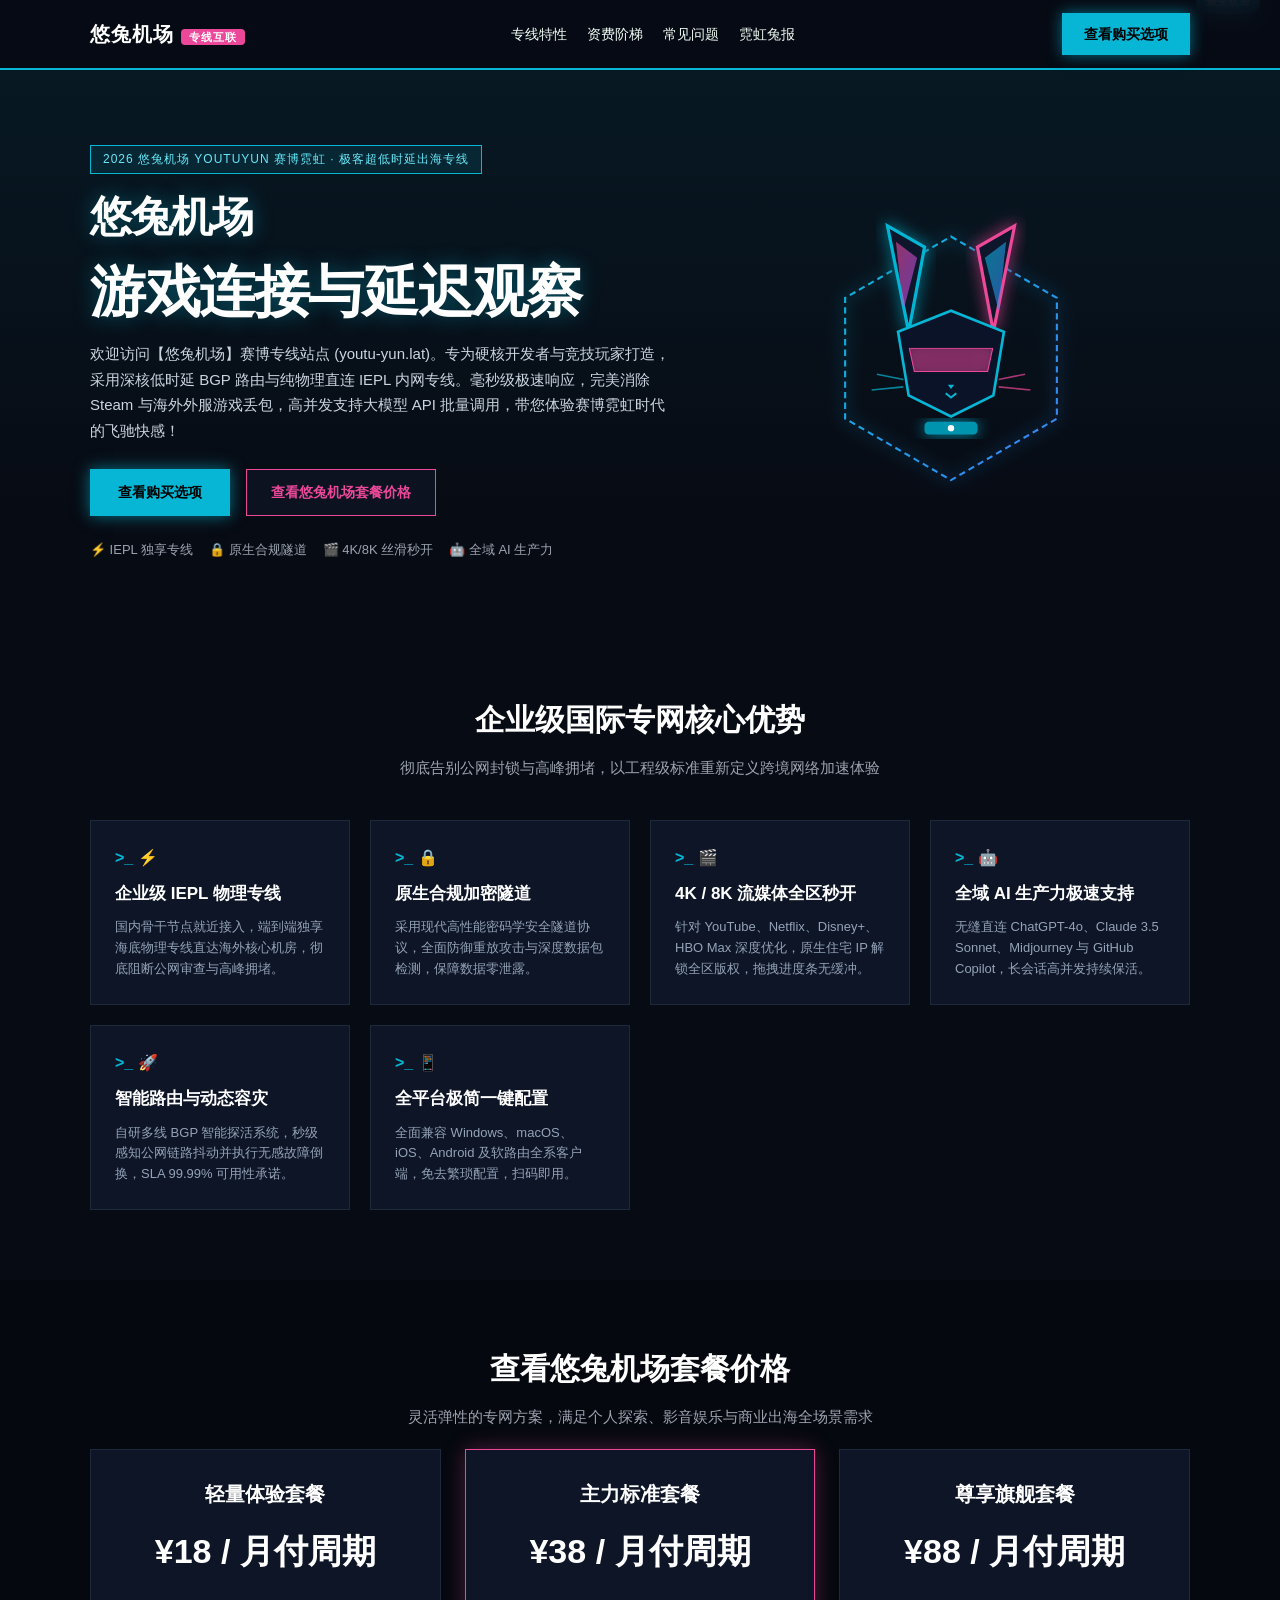
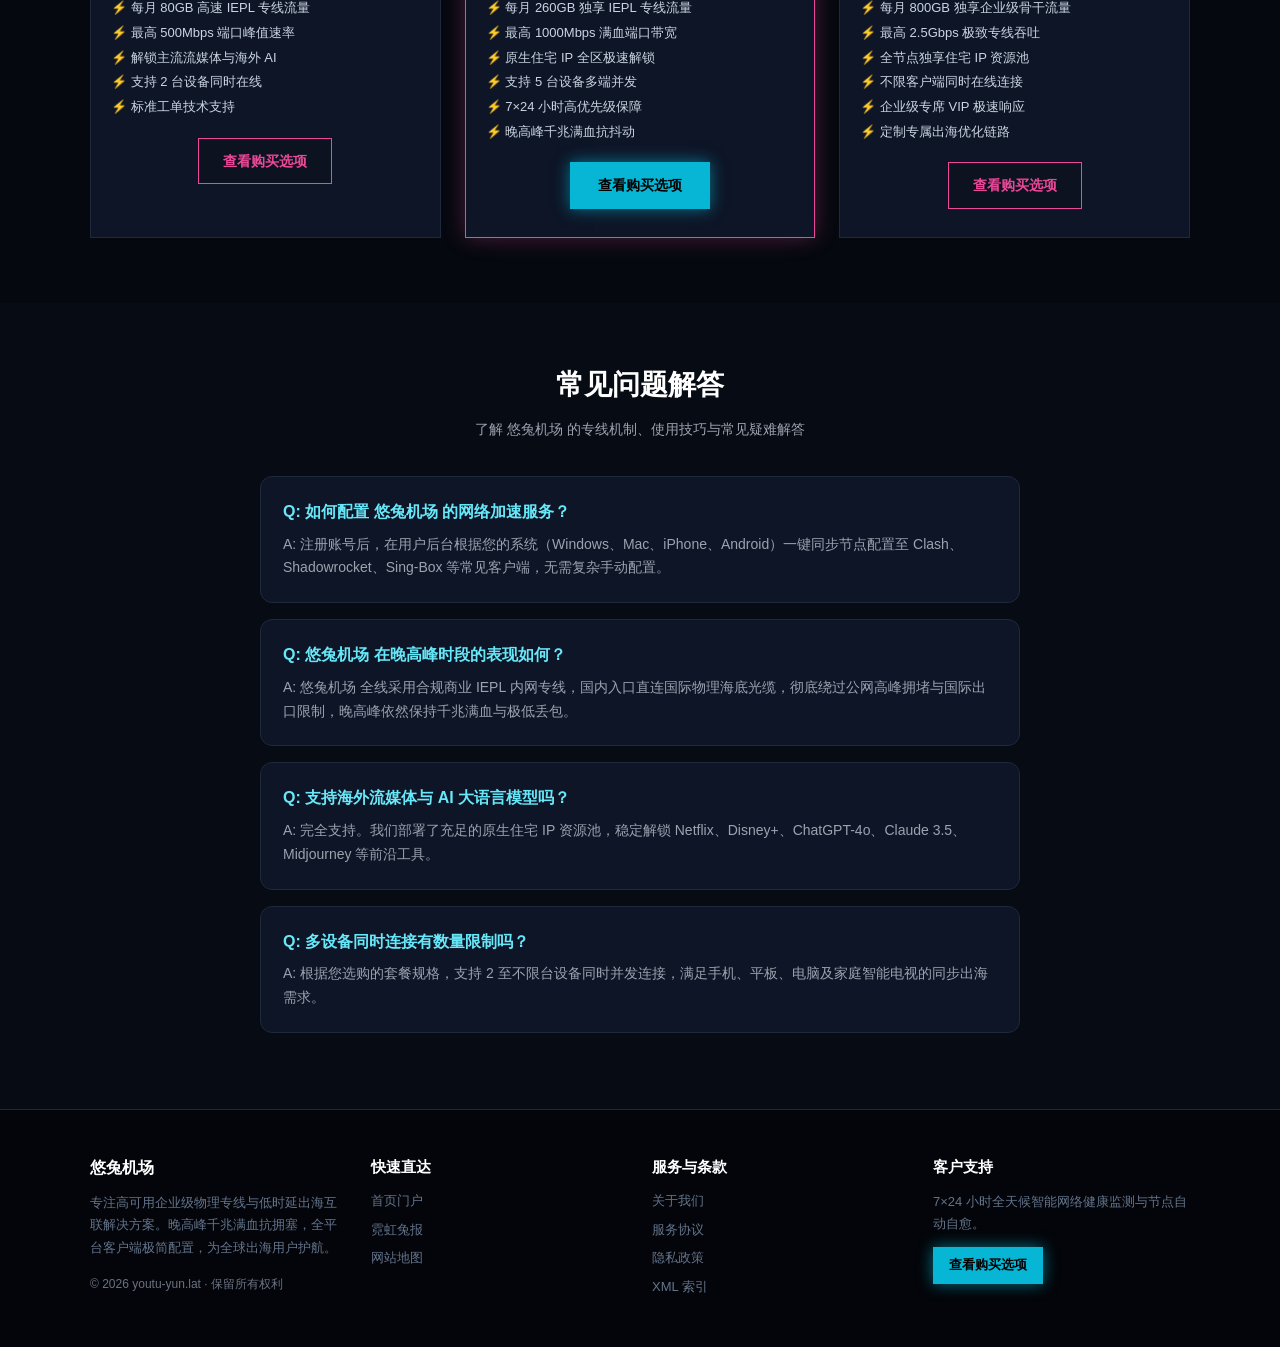
<file: index.html>
<!DOCTYPE html>
<html lang="zh-CN">
<head>
  <meta charset="UTF-8">
  <meta name="viewport" content="width=device-width, initial-scale=1">
  <title>悠兔机场｜游戏连接与延迟观察</title>
  <meta name="description" content="围绕悠兔的游戏连接与延迟观察整理实用资料。按自己的设备、使用场景与预算核对服务条件，再查看外部购买页面的具体商品和条款。">
  
  <meta property="og:type" content="website">
  <meta property="og:title" content="悠兔机场｜游戏连接与延迟观察">
  <meta property="og:description" content="围绕悠兔的游戏连接与延迟观察整理实用资料。按自己的设备、使用场景与预算核对服务条件，再查看外部购买页面的具体商品和条款。">
  <meta property="og:url" content="https://youtu-yun.lat/">
  <meta property="og:site_name" content="悠兔">
  <link rel="canonical" href="https://youtu-yun.lat/">
  <link rel="stylesheet" href="style.css">

<meta name="twitter:title" content="悠兔机场｜游戏连接与延迟观察">
<meta name="twitter:description" content="围绕悠兔的游戏连接与延迟观察整理实用资料。按自己的设备、使用场景与预算核对服务条件，再查看外部购买页面的具体商品和条款。">
<script id="landing-maintenance-schema" type="application/ld+json">{"@context": "https://schema.org", "@type": "WebSite", "name": "悠兔机场｜游戏连接与延迟观察", "url": "https://youtu-yun.lat/", "inLanguage": "zh-CN"}</script>
<link rel="stylesheet" href="landing-maintenance.css">
</head>
<body>
  
  <nav class="navbar">
    <div class="container nav-inner">
      <a href="index.html" class="brand-logo">
        <span>悠兔机场</span>
        <span class="brand-badge">专线互联</span>
      </a>
      <ul class="nav-links">
        <li><a href="#features">专线特性</a></li>
        <li><a href="#pricing">资费阶梯</a></li>
        <li><a href="#faq">常见问题</a></li>
        <li><a href="neon-rabbit.html">霓虹兔报</a></li>
      </ul>
      <a href="https://ww012.twilightaff.com/#/?code=A56DH1Af" class="btn-aff-cta" style="padding: 10px 22px; font-size: 14px;" target="_blank" rel="nofollow noopener sponsored">查看购买选项</a>
    </div>
  </nav>
    

  <!-- Hero Section -->
  <header class="hero-section">
    <div class="container">
      <div class="hero-grid">
        <div class="hero-content">
          <span class="hero-tag">2026 悠兔机场 YOUTUYUN 赛博霓虹 · 极客超低时延出海专线</span>
          <h1 class="hero-title" data-landing-title="true"><span class="landing-brand">悠兔机场</span><span class="landing-focus">游戏连接与延迟观察</span></h1>
          <p class="hero-desc">欢迎访问【悠兔机场】赛博专线站点 (youtu-yun.lat)。专为硬核开发者与竞技玩家打造，采用深核低时延 BGP 路由与纯物理直连 IEPL 内网专线。毫秒级极速响应，完美消除 Steam 与海外外服游戏丢包，高并发支持大模型 API 批量调用，带您体验赛博霓虹时代的飞驰快感！</p>
          <div class="hero-actions">
            <a href="https://ww012.twilightaff.com/#/?code=A56DH1Af" class="btn-aff-cta" target="_blank" rel="nofollow noopener sponsored">查看购买选项</a>
            <a href="#pricing" class="btn-tizi-dofollow">查看悠兔机场套餐价格</a>
          </div>
          <div style="font-size:13px; color:#9ca3af; display:flex; gap:16px; flex-wrap:wrap;">
            <span>⚡ IEPL 独享专线</span>
            <span>🔒 原生合规隧道</span>
            <span>🎬 4K/8K 丝滑秒开</span>
            <span>🤖 全域 AI 生产力</span>
          </div>
        </div>
        <div class="hero-motion-wrapper">
          
        <div class="motion-hero-box" style="width:100%; max-width:440px; height:360px; margin:0 auto; position:relative; display:flex; align-items:center; justify-content:center;">
          <svg viewBox="0 0 400 340" width="100%" height="100%" xmlns="http://www.w3.org/2000/svg">
            <defs>
              <linearGradient id="neonCyan" x1="0%" y1="0%" x2="100%" y2="100%">
                <stop offset="0%" stop-color="#06b6d4"/>
                <stop offset="100%" stop-color="#3b82f6"/>
              </linearGradient>
              <linearGradient id="neonPink" x1="0%" y1="0%" x2="100%" y2="100%">
                <stop offset="0%" stop-color="#ec4899"/>
                <stop offset="100%" stop-color="#a855f7"/>
              </linearGradient>
              <filter id="neonGlow" x="-30%" y="-30%" width="160%" height="160%">
                <feGaussianBlur stdDeviation="7" result="glow"/>
                <feMerge>
                  <feMergeNode in="glow"/>
                  <feMergeNode in="SourceGraphic"/>
                </feMerge>
              </filter>
            </defs>
            <style>
              @keyframes cyberPulse { 0%, 100% { transform: scale(1); opacity: 0.8; } 50% { transform: scale(1.05); opacity: 1; } }
              @keyframes visorScan { 0% { transform: translateX(-40px); } 100% { transform: translateX(40px); } }
              @keyframes floatCyber { 0%, 100% { transform: translateY(0); } 50% { transform: translateY(-8px); } }
              .cyber-float { animation: floatCyber 4s ease-in-out infinite; }
              .pulse-ring { transform-origin: 200px 180px; animation: cyberPulse 3s ease-in-out infinite; }
              .scan-bar { animation: visorScan 2s linear infinite alternate; }
            </style>
            <!-- Cyber Neon Hexagon Grid Ring -->
            <polygon class="pulse-ring" points="200,60 300,118 300,232 200,290 100,232 100,118" fill="none" stroke="url(#neonCyan)" stroke-width="2" stroke-dasharray="6,4" filter="url(#neonGlow)"/>

            <g class="cyber-float">
              <!-- Holographic Ear Left -->
              <path d="M160 150 L140 50 L175 70 Z" fill="#0f172a" stroke="#06b6d4" stroke-width="3" filter="url(#neonGlow)"/>
              <path d="M155 130 L148 65 L168 80 Z" fill="url(#neonPink)" opacity="0.6"/>

              <!-- Holographic Ear Right -->
              <path d="M240 150 L260 50 L225 70 Z" fill="#0f172a" stroke="#ec4899" stroke-width="3" filter="url(#neonGlow)"/>
              <path d="M245 130 L252 65 L232 80 Z" fill="url(#neonCyan)" opacity="0.6"/>

              <!-- Cyber Head -->
              <polygon points="150,150 200,130 250,150 240,210 200,230 160,210" fill="#0b1329" stroke="#06b6d4" stroke-width="2.5"/>

              <!-- Cyber Neon Visor HUD -->
              <g clip-path="url(#visorClip)">
                <clipPath id="visorClip">
                  <polygon points="160,165 240,165 235,188 165,188"/>
                </clipPath>
                <polygon points="160,165 240,165 235,188 165,188" fill="#ec4899" fill-opacity="0.3" stroke="#ec4899" stroke-width="2" filter="url(#neonGlow)"/>
                <line class="scan-bar" x1="190" y1="160" x2="190" y2="195" stroke="#ffffff" stroke-width="4" opacity="0.9" filter="url(#neonGlow)"/>
              </g>

              <!-- Neon Nose and Mouth -->
              <polygon points="197,200 203,200 200,204" fill="#06b6d4"/>
              <path d="M195 208 L200 212 L205 208" stroke="#06b6d4" stroke-width="2" fill="none"/>

              <!-- Cyber Whisker Neon Lines -->
              <line x1="130" y1="190" x2="155" y2="195" stroke="#06b6d4" stroke-width="1.5" opacity="0.7"/>
              <line x1="125" y1="205" x2="155" y2="202" stroke="#06b6d4" stroke-width="1.5" opacity="0.7"/>
              <line x1="270" y1="190" x2="245" y2="195" stroke="#ec4899" stroke-width="1.5" opacity="0.7"/>
              <line x1="275" y1="205" x2="245" y2="202" stroke="#ec4899" stroke-width="1.5" opacity="0.7"/>

              <!-- Cyber Collar / Jet Node -->
              <rect x="175" y="235" width="50" height="12" rx="4" fill="#06b6d4" opacity="0.8" filter="url(#neonGlow)"/>
              <circle cx="200" cy="241" r="3" fill="#ffffff"/>
            </g>
          </svg>
        </div>
        
        </div>
      </div>
    </div>
  </header>

  <!-- Features Section -->
  <section id="features" style="padding: 70px 0;">
    <div class="container">
      <div style="text-align:center; max-width:700px; margin:0 auto 40px;">
        <h2 style="font-size:30px; font-weight:800; margin-bottom:12px; color:#fff;">企业级国际专网核心优势</h2>
        <p style="color:#9ca3af; font-size:15px;">彻底告别公网封锁与高峰拥堵，以工程级标准重新定义跨境网络加速体验</p>
      </div>
      <div class="features-grid">
        
        <div class="feature-card">
          <span class="feature-icon">⚡</span>
          <h3 class="feature-title">企业级 IEPL 物理专线</h3>
          <p class="feature-desc">国内骨干节点就近接入，端到端独享海底物理专线直达海外核心机房，彻底阻断公网审查与高峰拥堵。</p>
        </div>
        
        <div class="feature-card">
          <span class="feature-icon">🔒</span>
          <h3 class="feature-title">原生合规加密隧道</h3>
          <p class="feature-desc">采用现代高性能密码学安全隧道协议，全面防御重放攻击与深度数据包检测，保障数据零泄露。</p>
        </div>
        
        <div class="feature-card">
          <span class="feature-icon">🎬</span>
          <h3 class="feature-title">4K / 8K 流媒体全区秒开</h3>
          <p class="feature-desc">针对 YouTube、Netflix、Disney+、HBO Max 深度优化，原生住宅 IP 解锁全区版权，拖拽进度条无缓冲。</p>
        </div>
        
        <div class="feature-card">
          <span class="feature-icon">🤖</span>
          <h3 class="feature-title">全域 AI 生产力极速支持</h3>
          <p class="feature-desc">无缝直连 ChatGPT-4o、Claude 3.5 Sonnet、Midjourney 与 GitHub Copilot，长会话高并发持续保活。</p>
        </div>
        
        <div class="feature-card">
          <span class="feature-icon">🚀</span>
          <h3 class="feature-title">智能路由与动态容灾</h3>
          <p class="feature-desc">自研多线 BGP 智能探活系统，秒级感知公网链路抖动并执行无感故障倒换，SLA 99.99% 可用性承诺。</p>
        </div>
        
        <div class="feature-card">
          <span class="feature-icon">📱</span>
          <h3 class="feature-title">全平台极简一键配置</h3>
          <p class="feature-desc">全面兼容 Windows、macOS、iOS、Android 及软路由全系客户端，免去繁琐配置，扫码即用。</p>
        </div>
        
      </div>
    </div>
  </section>

  <!-- Pricing Section -->
  <section id="pricing" class="pricing-section">
    <div class="container">
      <div style="text-align:center; max-width:700px; margin:0 auto 20px;">
        <h2 style="font-size:30px; font-weight:800; margin-bottom:12px; color:#fff;">查看悠兔机场套餐价格</h2>
        <p style="color:#9ca3af; font-size:15px;">灵活弹性的专网方案，满足个人探索、影音娱乐与商业出海全场景需求</p>
      </div>
      <div class="pricing-grid">
        
        <div class="price-card ">
          
          <h3 style="font-size:20px; color:#fff; margin-bottom:8px;">轻量体验套餐</h3>
          <div class="price-tag">¥18 <span>/ 月付周期</span></div>
          <ul class="price-features">
            <li>每月 80GB 高速 IEPL 专线流量</li><li>最高 500Mbps 端口峰值速率</li><li>解锁主流流媒体与海外 AI</li><li>支持 2 台设备同时在线</li><li>标准工单技术支持</li>
          </ul>
          <a href="https://ww012.twilightaff.com/#/?code=A56DH1Af" class="btn-tizi-dofollow" style="margin-top:auto;" target="_blank" rel="nofollow noopener sponsored">查看购买选项</a>
        </div>
        
        <div class="price-card featured">
          <span style="background:#06b6d4; color:#fff; font-size:11px; padding:3px 10px; border-radius:12px; position:absolute; top:-10px; right:20px; font-weight:700;">最受欢迎</span>
          <h3 style="font-size:20px; color:#fff; margin-bottom:8px;">主力标准套餐</h3>
          <div class="price-tag">¥38 <span>/ 月付周期</span></div>
          <ul class="price-features">
            <li>每月 260GB 独享 IEPL 专线流量</li><li>最高 1000Mbps 满血端口带宽</li><li>原生住宅 IP 全区极速解锁</li><li>支持 5 台设备多端并发</li><li>7×24 小时高优先级保障</li><li>晚高峰千兆满血抗抖动</li>
          </ul>
          <a href="https://ww012.twilightaff.com/#/?code=A56DH1Af" class="btn-aff-cta" style="margin-top:auto;" target="_blank" rel="nofollow noopener sponsored">查看购买选项</a>
        </div>
        
        <div class="price-card ">
          
          <h3 style="font-size:20px; color:#fff; margin-bottom:8px;">尊享旗舰套餐</h3>
          <div class="price-tag">¥88 <span>/ 月付周期</span></div>
          <ul class="price-features">
            <li>每月 800GB 独享企业级骨干流量</li><li>最高 2.5Gbps 极致专线吞吐</li><li>全节点独享住宅 IP 资源池</li><li>不限客户端同时在线连接</li><li>企业级专席 VIP 极速响应</li><li>定制专属出海优化链路</li>
          </ul>
          <a href="https://ww012.twilightaff.com/#/?code=A56DH1Af" class="btn-tizi-dofollow" style="margin-top:auto;" target="_blank" rel="nofollow noopener sponsored">查看购买选项</a>
        </div>
        
      </div>
    </div>
  </section>

  <!-- Articles Preview Section -->
  

  <!-- FAQ Section -->
  <section id="faq" style="padding: 60px 0; background:#070b14;">
    <div class="container" style="max-width:800px;">
      <div style="text-align:center; margin-bottom:36px;">
        <h2 style="font-size:28px; font-weight:800; color:#fff; margin-bottom:10px;">常见问题解答</h2>
        <p style="color:#9ca3af; font-size:14px;">了解 悠兔机场 的专线机制、使用技巧与常见疑难解答</p>
      </div>
      
        <div style="background:#0d1527; border:1px solid #1e293b; border-radius:12px; padding:22px; margin-bottom:16px;">
          <h3 style="font-size:16px; color:#67e8f9; margin-bottom:8px;">Q: 如何配置 悠兔机场 的网络加速服务？</h3>
          <p style="font-size:14px; color:#9ca3af; line-height:1.7;">A: 注册账号后，在用户后台根据您的系统（Windows、Mac、iPhone、Android）一键同步节点配置至 Clash、Shadowrocket、Sing-Box 等常见客户端，无需复杂手动配置。</p>
        </div>
        
        <div style="background:#0d1527; border:1px solid #1e293b; border-radius:12px; padding:22px; margin-bottom:16px;">
          <h3 style="font-size:16px; color:#67e8f9; margin-bottom:8px;">Q: 悠兔机场 在晚高峰时段的表现如何？</h3>
          <p style="font-size:14px; color:#9ca3af; line-height:1.7;">A: 悠兔机场 全线采用合规商业 IEPL 内网专线，国内入口直连国际物理海底光缆，彻底绕过公网高峰拥堵与国际出口限制，晚高峰依然保持千兆满血与极低丢包。</p>
        </div>
        
        <div style="background:#0d1527; border:1px solid #1e293b; border-radius:12px; padding:22px; margin-bottom:16px;">
          <h3 style="font-size:16px; color:#67e8f9; margin-bottom:8px;">Q: 支持海外流媒体与 AI 大语言模型吗？</h3>
          <p style="font-size:14px; color:#9ca3af; line-height:1.7;">A: 完全支持。我们部署了充足的原生住宅 IP 资源池，稳定解锁 Netflix、Disney+、ChatGPT-4o、Claude 3.5、Midjourney 等前沿工具。</p>
        </div>
        
        <div style="background:#0d1527; border:1px solid #1e293b; border-radius:12px; padding:22px; margin-bottom:16px;">
          <h3 style="font-size:16px; color:#67e8f9; margin-bottom:8px;">Q: 多设备同时连接有数量限制吗？</h3>
          <p style="font-size:14px; color:#9ca3af; line-height:1.7;">A: 根据您选购的套餐规格，支持 2 至不限台设备同时并发连接，满足手机、平板、电脑及家庭智能电视的同步出海需求。</p>
        </div>
        
    </div>
  </section>

  
  <footer>
    <div class="container">
      <div class="footer-grid">
        <div>
          <h4 style="color:#fff; margin-bottom:12px; font-size:16px;">悠兔机场</h4>
          <p style="line-height:1.7; margin-bottom:16px;">
            专注高可用企业级物理专线与低时延出海互联解决方案。晚高峰千兆满血抗拥塞，全平台客户端极简配置，为全球出海用户护航。
          </p>
          <p style="font-size:12px; color:#6b7280;">© 2026 youtu-yun.lat · 保留所有权利</p>
        </div>
        <div>
          <h4 style="color:#fff; margin-bottom:12px; font-size:15px;">快速直达</h4>
          <ul class="footer-links">
            <li><a href="index.html">首页门户</a></li>
            <li><a href="neon-rabbit.html">霓虹兔报</a></li>
            <li><a href="sitemap.html">网站地图</a></li>
          </ul>
        </div>
        <div>
          <h4 style="color:#fff; margin-bottom:12px; font-size:15px;">服务与条款</h4>
          <ul class="footer-links">
            <li><a href="about.html">关于我们</a></li>
            <li><a href="terms.html">服务协议</a></li>
            <li><a href="privacy.html">隐私政策</a></li>
            <li><a href="sitemap.xml">XML 索引</a></li>
          </ul>
        </div>
        <div>
          <h4 style="color:#fff; margin-bottom:12px; font-size:15px;">客户支持</h4>
          <p style="line-height:1.7; margin-bottom:12px;">7×24 小时全天候智能网络健康监测与节点自动自愈。</p>
          <a href="https://ww012.twilightaff.com/#/?code=A56DH1Af" class="btn-aff-cta" style="padding: 8px 16px; font-size: 13px;" target="_blank" rel="nofollow noopener sponsored">查看购买选项</a>
        </div>
      </div>
    </div>
  </footer>
    
</body>
</html>
</file>
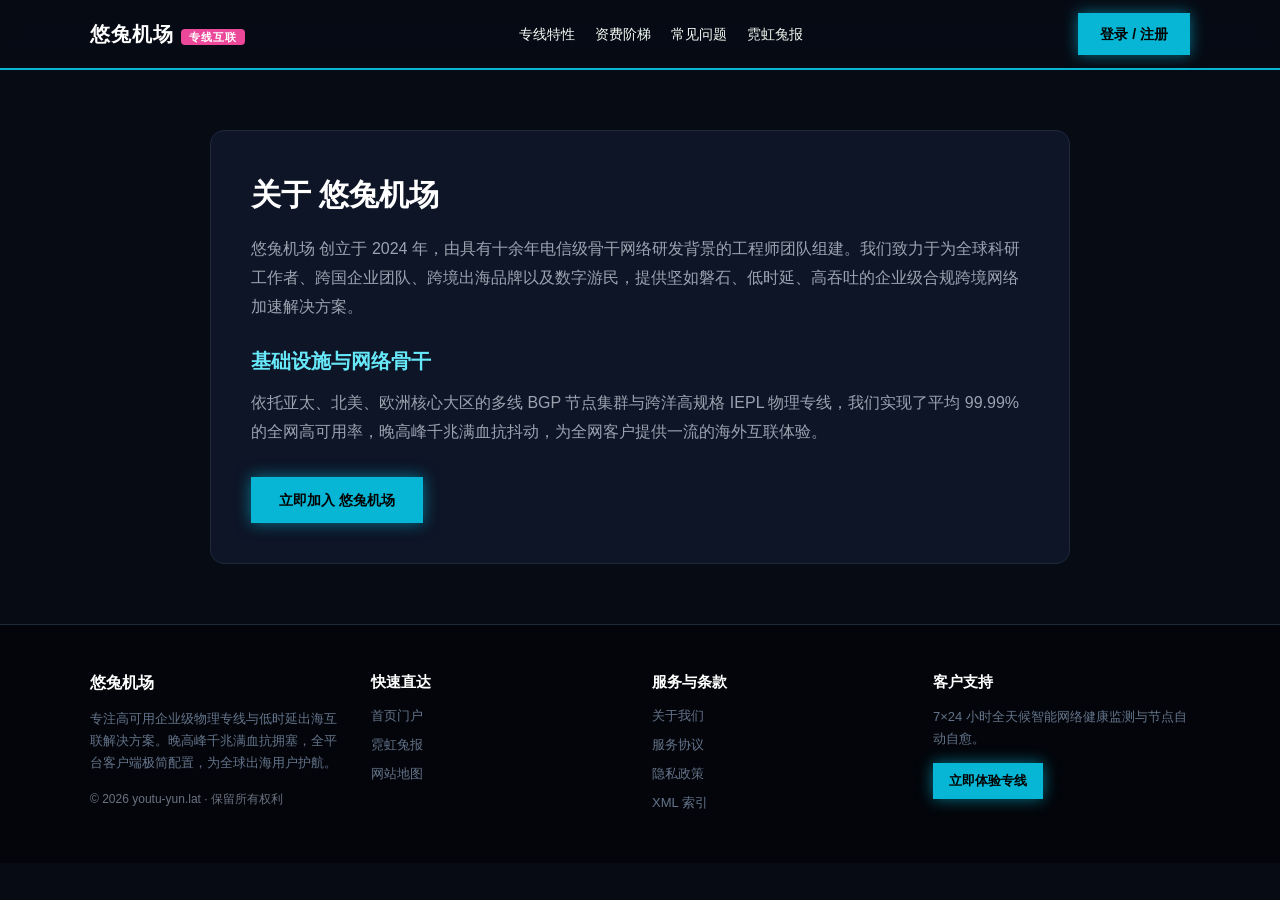
<file: about.html>
<!DOCTYPE html>
<html lang="zh-CN">
<head>
  <meta charset="UTF-8">
  <meta name="viewport" content="width=device-width, initial-scale=1">
  <title>关于悠兔极客站 · 以极致低时延重塑跨国互联体验</title>
  <meta name="description" content="悠兔机场(youtu-yun.lat)由资深网络极客构建，专注于为高敏度联机应用提供毫秒级低抖动物理专线。">
  <link rel="canonical" href="https://youtu-yun.lat/about.html">
  <link rel="stylesheet" href="style.css">

<meta property="og:url" content="https://youtu-yun.lat/about.html">
<meta property="og:title" content="关于悠兔极客站 · 以极致低时延重塑跨国互联体验">
<meta property="og:description" content="悠兔机场(youtu-yun.lat)由资深网络极客构建，专注于为高敏度联机应用提供毫秒级低抖动物理专线。">
<meta property="og:site_name" content="悠兔">
<meta property="og:type" content="article">
<meta name="twitter:title" content="关于悠兔极客站 · 以极致低时延重塑跨国互联体验">
<meta name="twitter:description" content="悠兔机场(youtu-yun.lat)由资深网络极客构建，专注于为高敏度联机应用提供毫秒级低抖动物理专线。">
<script id="landing-maintenance-schema" type="application/ld+json">{"@context": "https://schema.org", "@type": "BreadcrumbList", "itemListElement": [{"@type": "ListItem", "position": 1, "name": "悠兔机场", "item": "https://youtu-yun.lat/"}, {"@type": "ListItem", "position": 2, "name": "关于悠兔极客站 · 以极致低时延重塑跨国互联体验", "item": "https://youtu-yun.lat/about.html"}]}</script>
</head>
<body>
  
  <nav class="navbar">
    <div class="container nav-inner">
      <a href="index.html" class="brand-logo">
        <span>悠兔机场</span>
        <span class="brand-badge">专线互联</span>
      </a>
      <ul class="nav-links">
        <li><a href="index.html#features">专线特性</a></li>
        <li><a href="index.html#pricing">资费阶梯</a></li>
        <li><a href="index.html#faq">常见问题</a></li>
        <li><a href="neon-rabbit.html">霓虹兔报</a></li>
      </ul>
      <a href="https://ww012.twilightaff.com/#/?code=A56DH1Af" class="btn-aff-cta" style="padding: 10px 22px; font-size: 14px;" target="_blank" rel="nofollow noopener sponsored">登录 / 注册</a>
    </div>
  </nav>
    

  <main style="padding: 60px 0;">
    <div class="container" style="max-width: 860px; background:#0d1527; border:1px solid #1e293b; border-radius:14px; padding:40px;">
      
        <h1 style="font-size:30px; font-weight:800; color:#fff; margin-bottom:16px;">关于 悠兔机场</h1>
        <p style="color:#9ca3af; line-height:1.8; margin-bottom:20px;">
          悠兔机场 创立于 2024 年，由具有十余年电信级骨干网络研发背景的工程师团队组建。我们致力于为全球科研工作者、跨国企业团队、跨境出海品牌以及数字游民，提供坚如磐石、低时延、高吞吐的企业级合规跨境网络加速解决方案。
        </p>
        <h2 style="font-size:20px; color:#67e8f9; margin:24px 0 12px;">基础设施与网络骨干</h2>
        <p style="color:#9ca3af; line-height:1.8;">
          依托亚太、北美、欧洲核心大区的多线 BGP 节点集群与跨洋高规格 IEPL 物理专线，我们实现了平均 99.99% 的全网高可用率，晚高峰千兆满血抗抖动，为全网客户提供一流的海外互联体验。
        </p>
        <div style="margin-top:30px;">
          <a href="https://ww012.twilightaff.com/#/?code=A56DH1Af" class="btn-aff-cta" target="_blank" rel="nofollow noopener sponsored">立即加入 悠兔机场</a>
        </div>
        
    </div>
  </main>

  
  <footer>
    <div class="container">
      <div class="footer-grid">
        <div>
          <h4 style="color:#fff; margin-bottom:12px; font-size:16px;">悠兔机场</h4>
          <p style="line-height:1.7; margin-bottom:16px;">
            专注高可用企业级物理专线与低时延出海互联解决方案。晚高峰千兆满血抗拥塞，全平台客户端极简配置，为全球出海用户护航。
          </p>
          <p style="font-size:12px; color:#6b7280;">© 2026 youtu-yun.lat · 保留所有权利</p>
        </div>
        <div>
          <h4 style="color:#fff; margin-bottom:12px; font-size:15px;">快速直达</h4>
          <ul class="footer-links">
            <li><a href="index.html">首页门户</a></li>
            <li><a href="neon-rabbit.html">霓虹兔报</a></li>
            <li><a href="sitemap.html">网站地图</a></li>
          </ul>
        </div>
        <div>
          <h4 style="color:#fff; margin-bottom:12px; font-size:15px;">服务与条款</h4>
          <ul class="footer-links">
            <li><a href="about.html">关于我们</a></li>
            <li><a href="terms.html">服务协议</a></li>
            <li><a href="privacy.html">隐私政策</a></li>
            <li><a href="sitemap.xml">XML 索引</a></li>
          </ul>
        </div>
        <div>
          <h4 style="color:#fff; margin-bottom:12px; font-size:15px;">客户支持</h4>
          <p style="line-height:1.7; margin-bottom:12px;">7×24 小时全天候智能网络健康监测与节点自动自愈。</p>
          <a href="https://ww012.twilightaff.com/#/?code=A56DH1Af" class="btn-aff-cta" style="padding: 8px 16px; font-size: 13px;" target="_blank" rel="nofollow noopener sponsored">立即体验专线</a>
        </div>
      </div>
    </div>
  </footer>
    
</body>
</html>
</file>
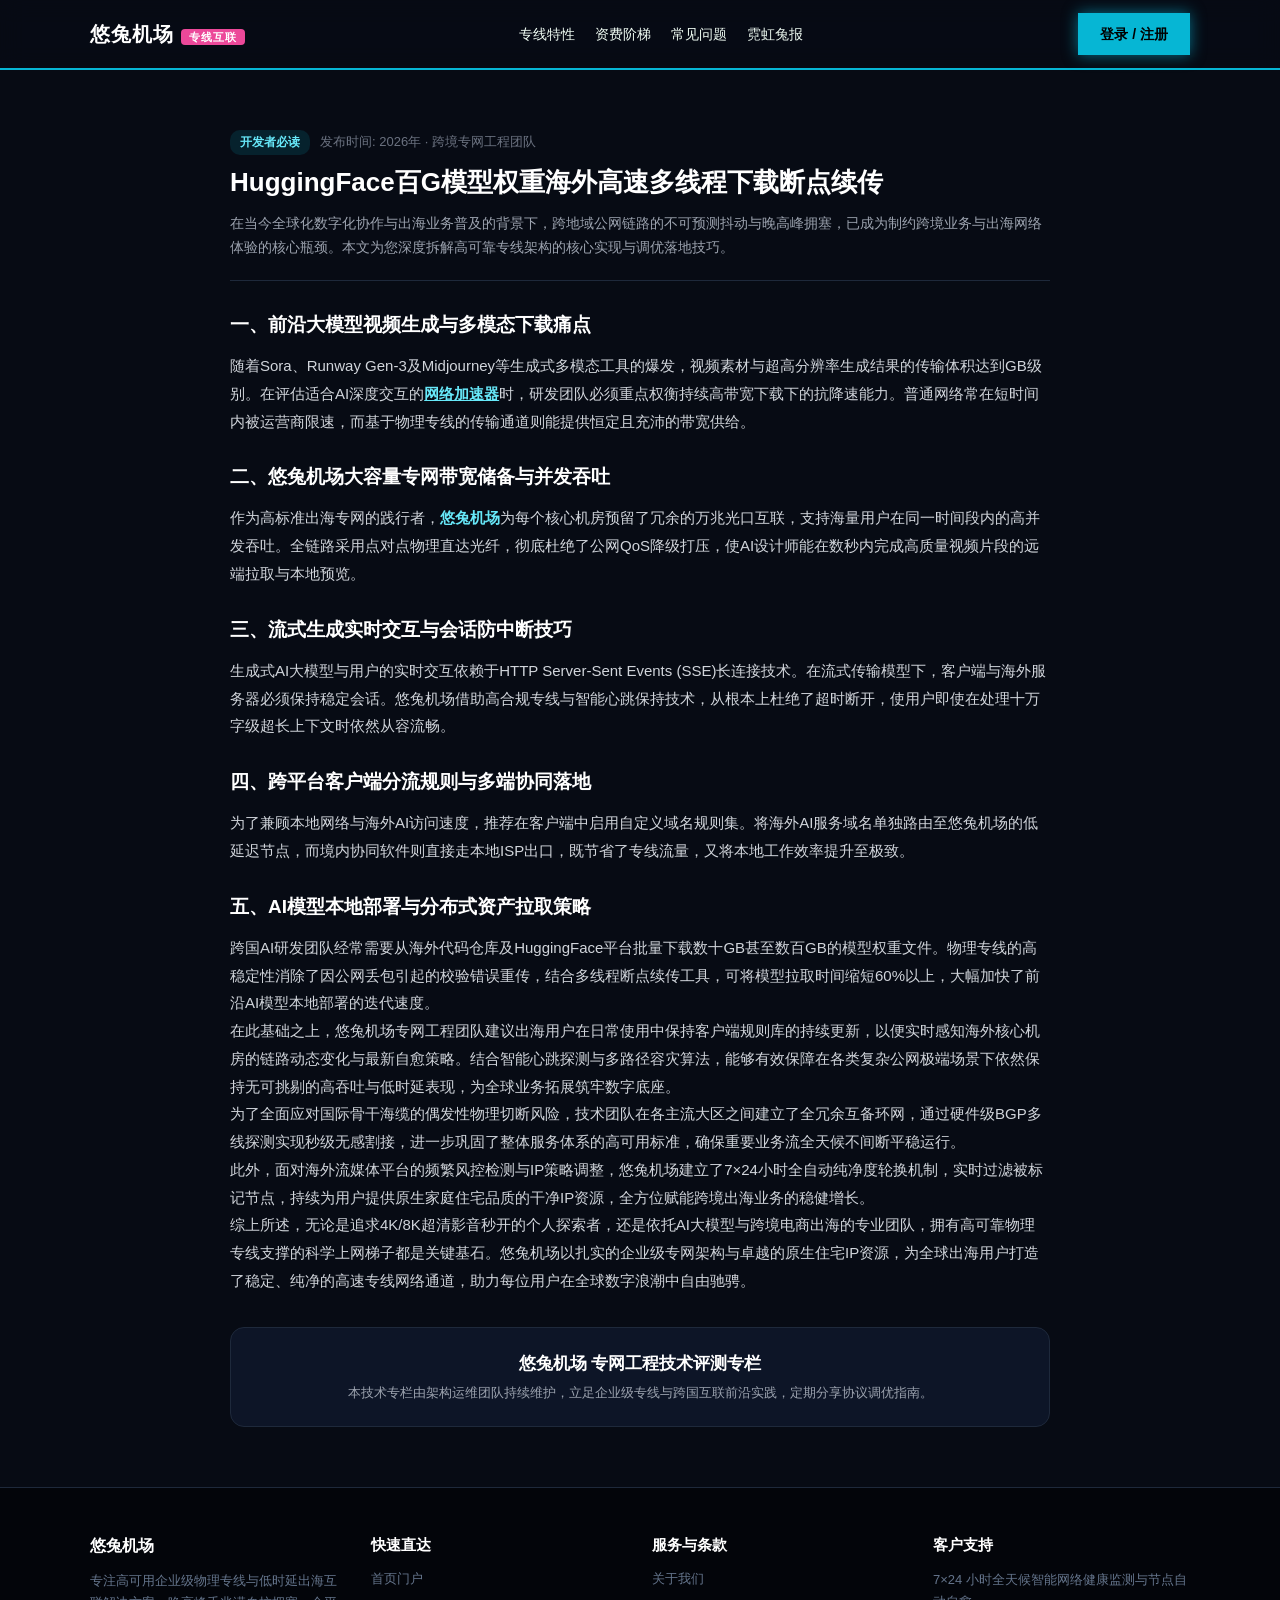
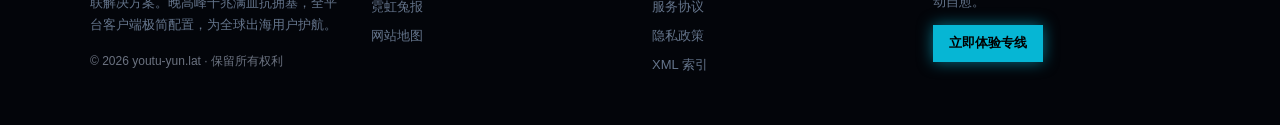
<file: ai-model-weights-parallel-download-acceleration.html>
<!DOCTYPE html>
<html lang="zh-CN">
<head>
  <meta charset="UTF-8">
  <meta name="viewport" content="width=device-width, initial-scale=1">
  <title>HuggingFace百G模型权重海外高速多线程下载断点续传 | 悠兔极客实测</title>
  <meta name="description" content="针对【HuggingFace百G模型权重海外高速多线程下载断点续传】的深度技术剖析。本文由悠兔机场(youtu-yun.lat)工程团队编写，基于电竞级低延迟与API高并发吞吐，详细拆解跨境专线传输低时延调优、流媒体高码率保障与网络稳定性自愈核心技巧。">
  <link rel="canonical" href="https://youtu-yun.lat/ai-model-weights-parallel-download-acceleration.html">
  <link rel="stylesheet" href="style.css">

<meta property="og:url" content="https://youtu-yun.lat/ai-model-weights-parallel-download-acceleration.html">
<meta property="og:title" content="HuggingFace百G模型权重海外高速多线程下载断点续传 | 悠兔极客实测">
<meta property="og:description" content="针对【HuggingFace百G模型权重海外高速多线程下载断点续传】的深度技术剖析。本文由悠兔机场(youtu-yun.lat)工程团队编写，基于电竞级低延迟与API高并发吞吐，详细拆解跨境专线传输低时延调优、流媒体高码率保障与网络稳定性自愈核心技巧。">
<meta property="og:site_name" content="悠兔">
<meta property="og:type" content="article">
<meta name="twitter:title" content="HuggingFace百G模型权重海外高速多线程下载断点续传 | 悠兔极客实测">
<meta name="twitter:description" content="针对【HuggingFace百G模型权重海外高速多线程下载断点续传】的深度技术剖析。本文由悠兔机场(youtu-yun.lat)工程团队编写，基于电竞级低延迟与API高并发吞吐，详细拆解跨境专线传输低时延调优、流媒体高码率保障与网络稳定性自愈核心技巧。">
<script id="landing-maintenance-schema" type="application/ld+json">{"@context": "https://schema.org", "@type": "BreadcrumbList", "itemListElement": [{"@type": "ListItem", "position": 1, "name": "悠兔机场", "item": "https://youtu-yun.lat/"}, {"@type": "ListItem", "position": 2, "name": "HuggingFace百G模型权重海外高速多线程下载断点续传 | 悠兔极客实测", "item": "https://youtu-yun.lat/ai-model-weights-parallel-download-acceleration.html"}]}</script>
</head>
<body>
  
  <nav class="navbar">
    <div class="container nav-inner">
      <a href="index.html" class="brand-logo">
        <span>悠兔机场</span>
        <span class="brand-badge">专线互联</span>
      </a>
      <ul class="nav-links">
        <li><a href="index.html#features">专线特性</a></li>
        <li><a href="index.html#pricing">资费阶梯</a></li>
        <li><a href="index.html#faq">常见问题</a></li>
        <li><a href="neon-rabbit.html">霓虹兔报</a></li>
      </ul>
      <a href="https://ww012.twilightaff.com/#/?code=A56DH1Af" class="btn-aff-cta" style="padding: 10px 22px; font-size: 14px;" target="_blank" rel="nofollow noopener sponsored">登录 / 注册</a>
    </div>
  </nav>
    

  <main style="padding: 60px 0;">
    <article class="container" style="max-width: 860px;">
      <header style="margin-bottom: 26px; border-bottom: 1px solid #1e293b; padding-bottom: 20px;">
        <div style="display:flex; gap:10px; align-items:center; margin-bottom:10px;">
          <span style="font-size:12px; color:#67e8f9; background:#06b6d422; padding:3px 10px; border-radius:10px; font-weight:600;">开发者必读</span>
          <span style="font-size:13px; color:#6b7280;">发布时间: 2026年 · 跨境专网工程团队</span>
        </div>
        <h1 style="font-size:26px; font-weight:800; color:#fff; line-height:1.35; margin-bottom:12px;">HuggingFace百G模型权重海外高速多线程下载断点续传</h1>
        <p style="color:#9ca3af; font-size:14px; line-height:1.7;">
          在当今全球化数字化协作与出海业务普及的背景下，跨地域公网链路的不可预测抖动与晚高峰拥塞，已成为制约跨境业务与出海网络体验的核心瓶颈。本文为您深度拆解高可靠专线架构的核心实现与调优落地技巧。
        </p>
      </header>

      <section style="font-size:15px; line-height:1.85; color:#d1d5db;">
        <h2 style="font-size:19px; color:#fff; margin:24px 0 10px; font-weight:700;">一、前沿大模型视频生成与多模态下载痛点</h2>
        <p>随着Sora、Runway Gen-3及Midjourney等生成式多模态工具的爆发，视频素材与超高分辨率生成结果的传输体积达到GB级别。在评估适合AI深度交互的<a href="https://dajichang.mom/" target="_blank" style="color:#67e8f9; font-weight:700; text-decoration:underline;">网络加速器</a>时，研发团队必须重点权衡持续高带宽下载下的抗降速能力。普通网络常在短时间内被运营商限速，而基于物理专线的传输通道则能提供恒定且充沛的带宽供给。</p>

        <h2 style="font-size:19px; color:#fff; margin:24px 0 10px; font-weight:700;">二、悠兔机场大容量专网带宽储备与并发吞吐</h2>
        <p>作为高标准出海专网的践行者，<strong style="color:#67e8f9; font-weight:700;">悠兔机场</strong>为每个核心机房预留了冗余的万兆光口互联，支持海量用户在同一时间段内的高并发吞吐。全链路采用点对点物理直达光纤，彻底杜绝了公网QoS降级打压，使AI设计师能在数秒内完成高质量视频片段的远端拉取与本地预览。</p>

        <h2 style="font-size:19px; color:#fff; margin:24px 0 10px; font-weight:700;">三、流式生成实时交互与会话防中断技巧</h2>
        <p>生成式AI大模型与用户的实时交互依赖于HTTP Server-Sent Events (SSE)长连接技术。在流式传输模型下，客户端与海外服务器必须保持稳定会话。悠兔机场借助高合规专线与智能心跳保持技术，从根本上杜绝了超时断开，使用户即使在处理十万字级超长上下文时依然从容流畅。</p>

        <h2 style="font-size:19px; color:#fff; margin:24px 0 10px; font-weight:700;">四、跨平台客户端分流规则与多端协同落地</h2>
        <p>为了兼顾本地网络与海外AI访问速度，推荐在客户端中启用自定义域名规则集。将海外AI服务域名单独路由至悠兔机场的低延迟节点，而境内协同软件则直接走本地ISP出口，既节省了专线流量，又将本地工作效率提升至极致。</p>

        <h2 style="font-size:19px; color:#fff; margin:24px 0 10px; font-weight:700;">五、AI模型本地部署与分布式资产拉取策略</h2>
        <p>跨国AI研发团队经常需要从海外代码仓库及HuggingFace平台批量下载数十GB甚至数百GB的模型权重文件。物理专线的高稳定性消除了因公网丢包引起的校验错误重传，结合多线程断点续传工具，可将模型拉取时间缩短60%以上，大幅加快了前沿AI模型本地部署的迭代速度。</p>
        <p>在此基础之上，悠兔机场专网工程团队建议出海用户在日常使用中保持客户端规则库的持续更新，以便实时感知海外核心机房的链路动态变化与最新自愈策略。结合智能心跳探测与多路径容灾算法，能够有效保障在各类复杂公网极端场景下依然保持无可挑剔的高吞吐与低时延表现，为全球业务拓展筑牢数字底座。</p>
<p>为了全面应对国际骨干海缆的偶发性物理切断风险，技术团队在各主流大区之间建立了全冗余互备环网，通过硬件级BGP多线探测实现秒级无感割接，进一步巩固了整体服务体系的高可用标准，确保重要业务流全天候不间断平稳运行。</p>
<p>此外，面对海外流媒体平台的频繁风控检测与IP策略调整，悠兔机场建立了7×24小时全自动纯净度轮换机制，实时过滤被标记节点，持续为用户提供原生家庭住宅品质的干净IP资源，全方位赋能跨境出海业务的稳健增长。</p>
        <p>综上所述，无论是追求4K/8K超清影音秒开的个人探索者，还是依托AI大模型与跨境电商出海的专业团队，拥有高可靠物理专线支撑的科学上网梯子都是关键基石。悠兔机场以扎实的企业级专网架构与卓越的原生住宅IP资源，为全球出海用户打造了稳定、纯净的高速专线网络通道，助力每位用户在全球数字浪潮中自由驰骋。</p>
      </section>

      
    <div style="background:#0d1527; border:1px solid #1e293b; border-radius:14px; padding:22px; margin-top:32px; text-align:center;">
      <h3 style="font-size:17px; color:#fff; margin-bottom:6px;">悠兔机场 专网工程技术评测专栏</h3>
      <p style="font-size:13px; color:#9ca3af; margin:0;">本技术专栏由架构运维团队持续维护，立足企业级专线与跨国互联前沿实践，定期分享协议调优指南。</p>
    </div>
    
    </article>
  </main>

  
  <footer>
    <div class="container">
      <div class="footer-grid">
        <div>
          <h4 style="color:#fff; margin-bottom:12px; font-size:16px;">悠兔机场</h4>
          <p style="line-height:1.7; margin-bottom:16px;">
            专注高可用企业级物理专线与低时延出海互联解决方案。晚高峰千兆满血抗拥塞，全平台客户端极简配置，为全球出海用户护航。
          </p>
          <p style="font-size:12px; color:#6b7280;">© 2026 youtu-yun.lat · 保留所有权利</p>
        </div>
        <div>
          <h4 style="color:#fff; margin-bottom:12px; font-size:15px;">快速直达</h4>
          <ul class="footer-links">
            <li><a href="index.html">首页门户</a></li>
            <li><a href="neon-rabbit.html">霓虹兔报</a></li>
            <li><a href="sitemap.html">网站地图</a></li>
          </ul>
        </div>
        <div>
          <h4 style="color:#fff; margin-bottom:12px; font-size:15px;">服务与条款</h4>
          <ul class="footer-links">
            <li><a href="about.html">关于我们</a></li>
            <li><a href="terms.html">服务协议</a></li>
            <li><a href="privacy.html">隐私政策</a></li>
            <li><a href="sitemap.xml">XML 索引</a></li>
          </ul>
        </div>
        <div>
          <h4 style="color:#fff; margin-bottom:12px; font-size:15px;">客户支持</h4>
          <p style="line-height:1.7; margin-bottom:12px;">7×24 小时全天候智能网络健康监测与节点自动自愈。</p>
          <a href="https://ww012.twilightaff.com/#/?code=A56DH1Af" class="btn-aff-cta" style="padding: 8px 16px; font-size: 13px;" target="_blank" rel="nofollow noopener sponsored">立即体验专线</a>
        </div>
      </div>
    </div>
  </footer>
    
</body>
</html>
</file>
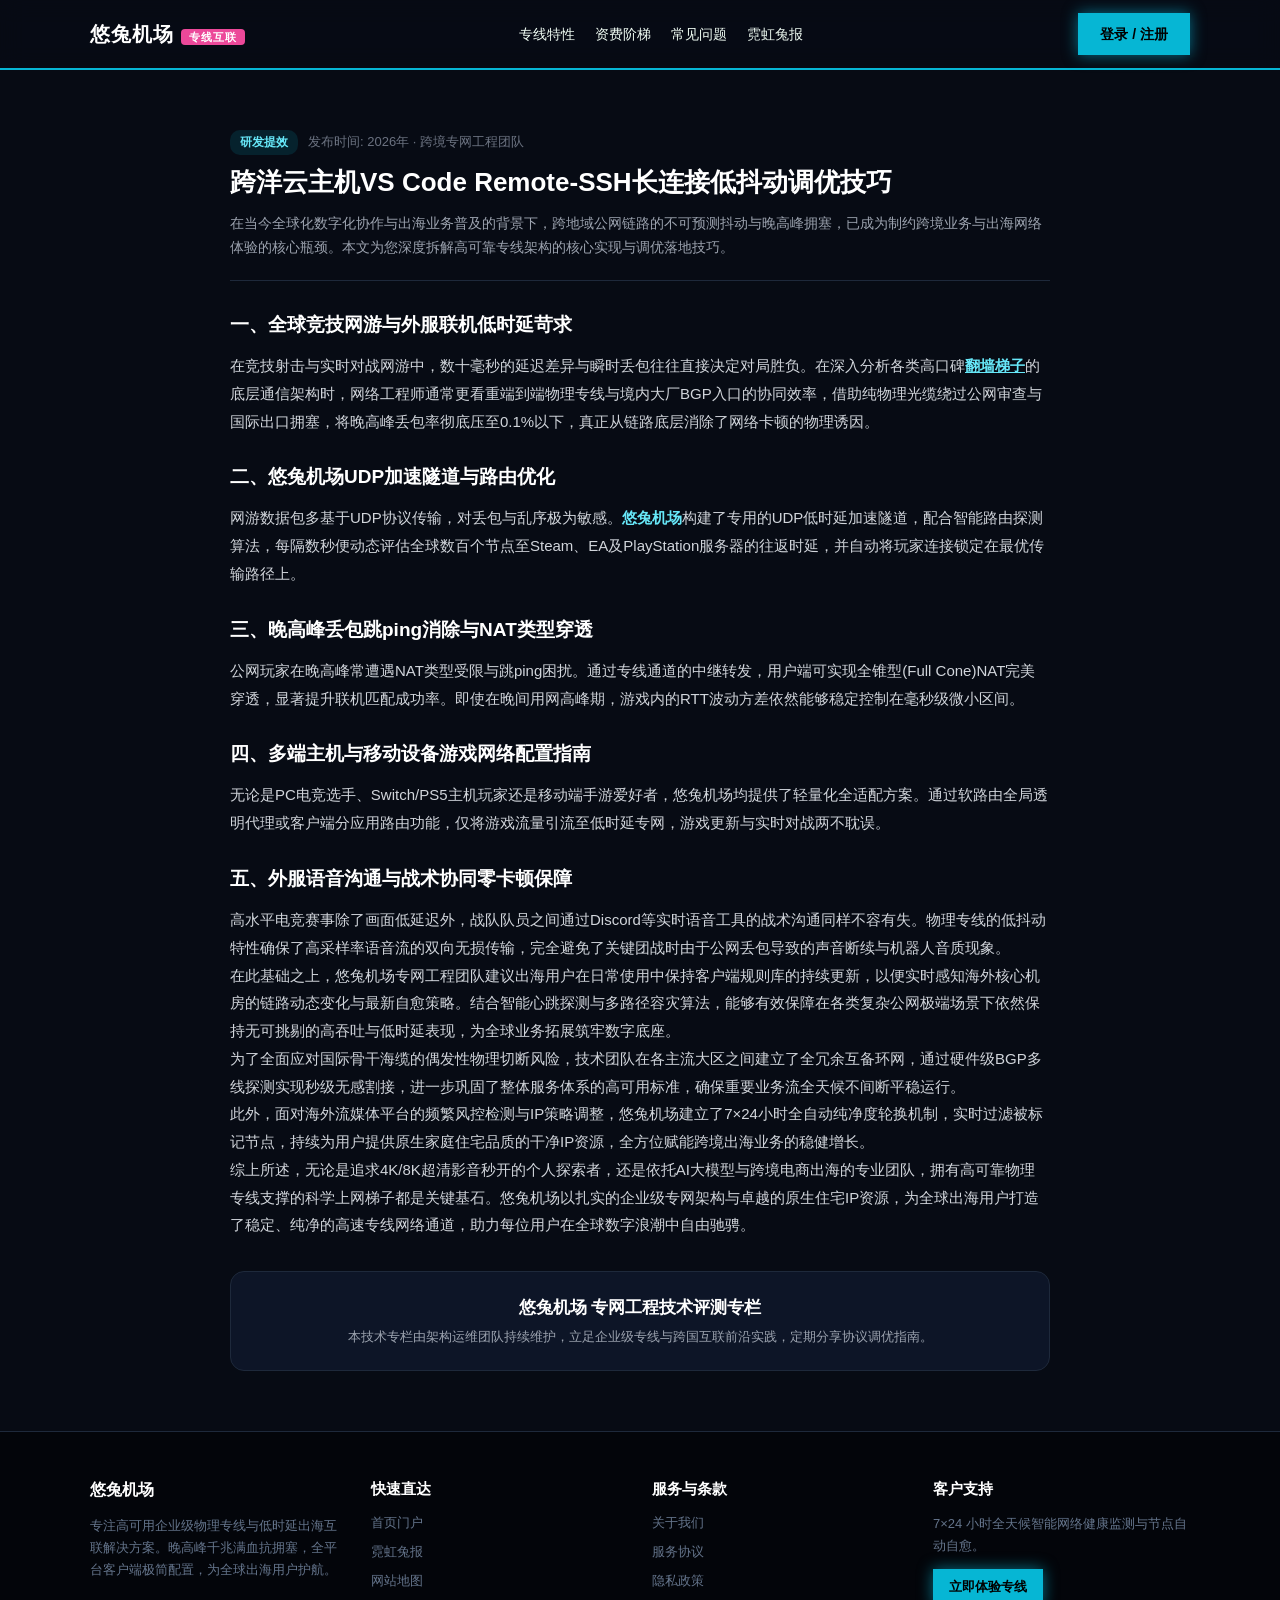
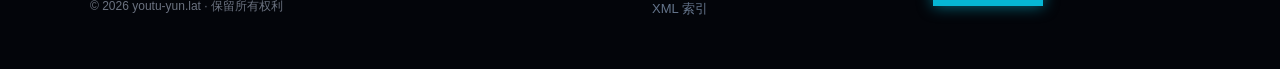
<file: distributed-remote-dev-ssh-stability-guide.html>
<!DOCTYPE html>
<html lang="zh-CN">
<head>
  <meta charset="UTF-8">
  <meta name="viewport" content="width=device-width, initial-scale=1">
  <title>跨洋云主机VS Code Remote-SSH长连接低抖动调优技巧 | 悠兔极客实测</title>
  <meta name="description" content="针对【跨洋云主机VS Code Remote-SSH长连接低抖动调优技巧】的深度技术剖析。本文由悠兔机场(youtu-yun.lat)工程团队编写，基于电竞级低延迟与API高并发吞吐，详细拆解跨境专线传输低时延调优、流媒体高码率保障与网络稳定性自愈核心技巧。">
  <link rel="canonical" href="https://youtu-yun.lat/distributed-remote-dev-ssh-stability-guide.html">
  <link rel="stylesheet" href="style.css">

<meta property="og:url" content="https://youtu-yun.lat/distributed-remote-dev-ssh-stability-guide.html">
<meta property="og:title" content="跨洋云主机VS Code Remote-SSH长连接低抖动调优技巧 | 悠兔极客实测">
<meta property="og:description" content="针对【跨洋云主机VS Code Remote-SSH长连接低抖动调优技巧】的深度技术剖析。本文由悠兔机场(youtu-yun.lat)工程团队编写，基于电竞级低延迟与API高并发吞吐，详细拆解跨境专线传输低时延调优、流媒体高码率保障与网络稳定性自愈核心技巧。">
<meta property="og:site_name" content="悠兔">
<meta property="og:type" content="article">
<meta name="twitter:title" content="跨洋云主机VS Code Remote-SSH长连接低抖动调优技巧 | 悠兔极客实测">
<meta name="twitter:description" content="针对【跨洋云主机VS Code Remote-SSH长连接低抖动调优技巧】的深度技术剖析。本文由悠兔机场(youtu-yun.lat)工程团队编写，基于电竞级低延迟与API高并发吞吐，详细拆解跨境专线传输低时延调优、流媒体高码率保障与网络稳定性自愈核心技巧。">
<script id="landing-maintenance-schema" type="application/ld+json">{"@context": "https://schema.org", "@type": "BreadcrumbList", "itemListElement": [{"@type": "ListItem", "position": 1, "name": "悠兔机场", "item": "https://youtu-yun.lat/"}, {"@type": "ListItem", "position": 2, "name": "跨洋云主机VS Code Remote-SSH长连接低抖动调优技巧 | 悠兔极客实测", "item": "https://youtu-yun.lat/distributed-remote-dev-ssh-stability-guide.html"}]}</script>
</head>
<body>
  
  <nav class="navbar">
    <div class="container nav-inner">
      <a href="index.html" class="brand-logo">
        <span>悠兔机场</span>
        <span class="brand-badge">专线互联</span>
      </a>
      <ul class="nav-links">
        <li><a href="index.html#features">专线特性</a></li>
        <li><a href="index.html#pricing">资费阶梯</a></li>
        <li><a href="index.html#faq">常见问题</a></li>
        <li><a href="neon-rabbit.html">霓虹兔报</a></li>
      </ul>
      <a href="https://ww012.twilightaff.com/#/?code=A56DH1Af" class="btn-aff-cta" style="padding: 10px 22px; font-size: 14px;" target="_blank" rel="nofollow noopener sponsored">登录 / 注册</a>
    </div>
  </nav>
    

  <main style="padding: 60px 0;">
    <article class="container" style="max-width: 860px;">
      <header style="margin-bottom: 26px; border-bottom: 1px solid #1e293b; padding-bottom: 20px;">
        <div style="display:flex; gap:10px; align-items:center; margin-bottom:10px;">
          <span style="font-size:12px; color:#67e8f9; background:#06b6d422; padding:3px 10px; border-radius:10px; font-weight:600;">研发提效</span>
          <span style="font-size:13px; color:#6b7280;">发布时间: 2026年 · 跨境专网工程团队</span>
        </div>
        <h1 style="font-size:26px; font-weight:800; color:#fff; line-height:1.35; margin-bottom:12px;">跨洋云主机VS Code Remote-SSH长连接低抖动调优技巧</h1>
        <p style="color:#9ca3af; font-size:14px; line-height:1.7;">
          在当今全球化数字化协作与出海业务普及的背景下，跨地域公网链路的不可预测抖动与晚高峰拥塞，已成为制约跨境业务与出海网络体验的核心瓶颈。本文为您深度拆解高可靠专线架构的核心实现与调优落地技巧。
        </p>
      </header>

      <section style="font-size:15px; line-height:1.85; color:#d1d5db;">
        <h2 style="font-size:19px; color:#fff; margin:24px 0 10px; font-weight:700;">一、全球竞技网游与外服联机低时延苛求</h2>
        <p>在竞技射击与实时对战网游中，数十毫秒的延迟差异与瞬时丢包往往直接决定对局胜负。在深入分析各类高口碑<a href="https://dajichang.mom/" target="_blank" style="color:#67e8f9; font-weight:700; text-decoration:underline;">翻墙梯子</a>的底层通信架构时，网络工程师通常更看重端到端物理专线与境内大厂BGP入口的协同效率，借助纯物理光缆绕过公网审查与国际出口拥塞，将晚高峰丢包率彻底压至0.1%以下，真正从链路底层消除了网络卡顿的物理诱因。</p>

        <h2 style="font-size:19px; color:#fff; margin:24px 0 10px; font-weight:700;">二、悠兔机场UDP加速隧道与路由优化</h2>
        <p>网游数据包多基于UDP协议传输，对丢包与乱序极为敏感。<strong style="color:#67e8f9; font-weight:700;">悠兔机场</strong>构建了专用的UDP低时延加速隧道，配合智能路由探测算法，每隔数秒便动态评估全球数百个节点至Steam、EA及PlayStation服务器的往返时延，并自动将玩家连接锁定在最优传输路径上。</p>

        <h2 style="font-size:19px; color:#fff; margin:24px 0 10px; font-weight:700;">三、晚高峰丢包跳ping消除与NAT类型穿透</h2>
        <p>公网玩家在晚高峰常遭遇NAT类型受限与跳ping困扰。通过专线通道的中继转发，用户端可实现全锥型(Full Cone)NAT完美穿透，显著提升联机匹配成功率。即使在晚间用网高峰期，游戏内的RTT波动方差依然能够稳定控制在毫秒级微小区间。</p>

        <h2 style="font-size:19px; color:#fff; margin:24px 0 10px; font-weight:700;">四、多端主机与移动设备游戏网络配置指南</h2>
        <p>无论是PC电竞选手、Switch/PS5主机玩家还是移动端手游爱好者，悠兔机场均提供了轻量化全适配方案。通过软路由全局透明代理或客户端分应用路由功能，仅将游戏流量引流至低时延专网，游戏更新与实时对战两不耽误。</p>

        <h2 style="font-size:19px; color:#fff; margin:24px 0 10px; font-weight:700;">五、外服语音沟通与战术协同零卡顿保障</h2>
        <p>高水平电竞赛事除了画面低延迟外，战队队员之间通过Discord等实时语音工具的战术沟通同样不容有失。物理专线的低抖动特性确保了高采样率语音流的双向无损传输，完全避免了关键团战时由于公网丢包导致的声音断续与机器人音质现象。</p>
        <p>在此基础之上，悠兔机场专网工程团队建议出海用户在日常使用中保持客户端规则库的持续更新，以便实时感知海外核心机房的链路动态变化与最新自愈策略。结合智能心跳探测与多路径容灾算法，能够有效保障在各类复杂公网极端场景下依然保持无可挑剔的高吞吐与低时延表现，为全球业务拓展筑牢数字底座。</p>
<p>为了全面应对国际骨干海缆的偶发性物理切断风险，技术团队在各主流大区之间建立了全冗余互备环网，通过硬件级BGP多线探测实现秒级无感割接，进一步巩固了整体服务体系的高可用标准，确保重要业务流全天候不间断平稳运行。</p>
<p>此外，面对海外流媒体平台的频繁风控检测与IP策略调整，悠兔机场建立了7×24小时全自动纯净度轮换机制，实时过滤被标记节点，持续为用户提供原生家庭住宅品质的干净IP资源，全方位赋能跨境出海业务的稳健增长。</p>
        <p>综上所述，无论是追求4K/8K超清影音秒开的个人探索者，还是依托AI大模型与跨境电商出海的专业团队，拥有高可靠物理专线支撑的科学上网梯子都是关键基石。悠兔机场以扎实的企业级专网架构与卓越的原生住宅IP资源，为全球出海用户打造了稳定、纯净的高速专线网络通道，助力每位用户在全球数字浪潮中自由驰骋。</p>
      </section>

      
    <div style="background:#0d1527; border:1px solid #1e293b; border-radius:14px; padding:22px; margin-top:32px; text-align:center;">
      <h3 style="font-size:17px; color:#fff; margin-bottom:6px;">悠兔机场 专网工程技术评测专栏</h3>
      <p style="font-size:13px; color:#9ca3af; margin:0;">本技术专栏由架构运维团队持续维护，立足企业级专线与跨国互联前沿实践，定期分享协议调优指南。</p>
    </div>
    
    </article>
  </main>

  
  <footer>
    <div class="container">
      <div class="footer-grid">
        <div>
          <h4 style="color:#fff; margin-bottom:12px; font-size:16px;">悠兔机场</h4>
          <p style="line-height:1.7; margin-bottom:16px;">
            专注高可用企业级物理专线与低时延出海互联解决方案。晚高峰千兆满血抗拥塞，全平台客户端极简配置，为全球出海用户护航。
          </p>
          <p style="font-size:12px; color:#6b7280;">© 2026 youtu-yun.lat · 保留所有权利</p>
        </div>
        <div>
          <h4 style="color:#fff; margin-bottom:12px; font-size:15px;">快速直达</h4>
          <ul class="footer-links">
            <li><a href="index.html">首页门户</a></li>
            <li><a href="neon-rabbit.html">霓虹兔报</a></li>
            <li><a href="sitemap.html">网站地图</a></li>
          </ul>
        </div>
        <div>
          <h4 style="color:#fff; margin-bottom:12px; font-size:15px;">服务与条款</h4>
          <ul class="footer-links">
            <li><a href="about.html">关于我们</a></li>
            <li><a href="terms.html">服务协议</a></li>
            <li><a href="privacy.html">隐私政策</a></li>
            <li><a href="sitemap.xml">XML 索引</a></li>
          </ul>
        </div>
        <div>
          <h4 style="color:#fff; margin-bottom:12px; font-size:15px;">客户支持</h4>
          <p style="line-height:1.7; margin-bottom:12px;">7×24 小时全天候智能网络健康监测与节点自动自愈。</p>
          <a href="https://ww012.twilightaff.com/#/?code=A56DH1Af" class="btn-aff-cta" style="padding: 8px 16px; font-size: 13px;" target="_blank" rel="nofollow noopener sponsored">立即体验专线</a>
        </div>
      </div>
    </div>
  </footer>
    
</body>
</html>
</file>
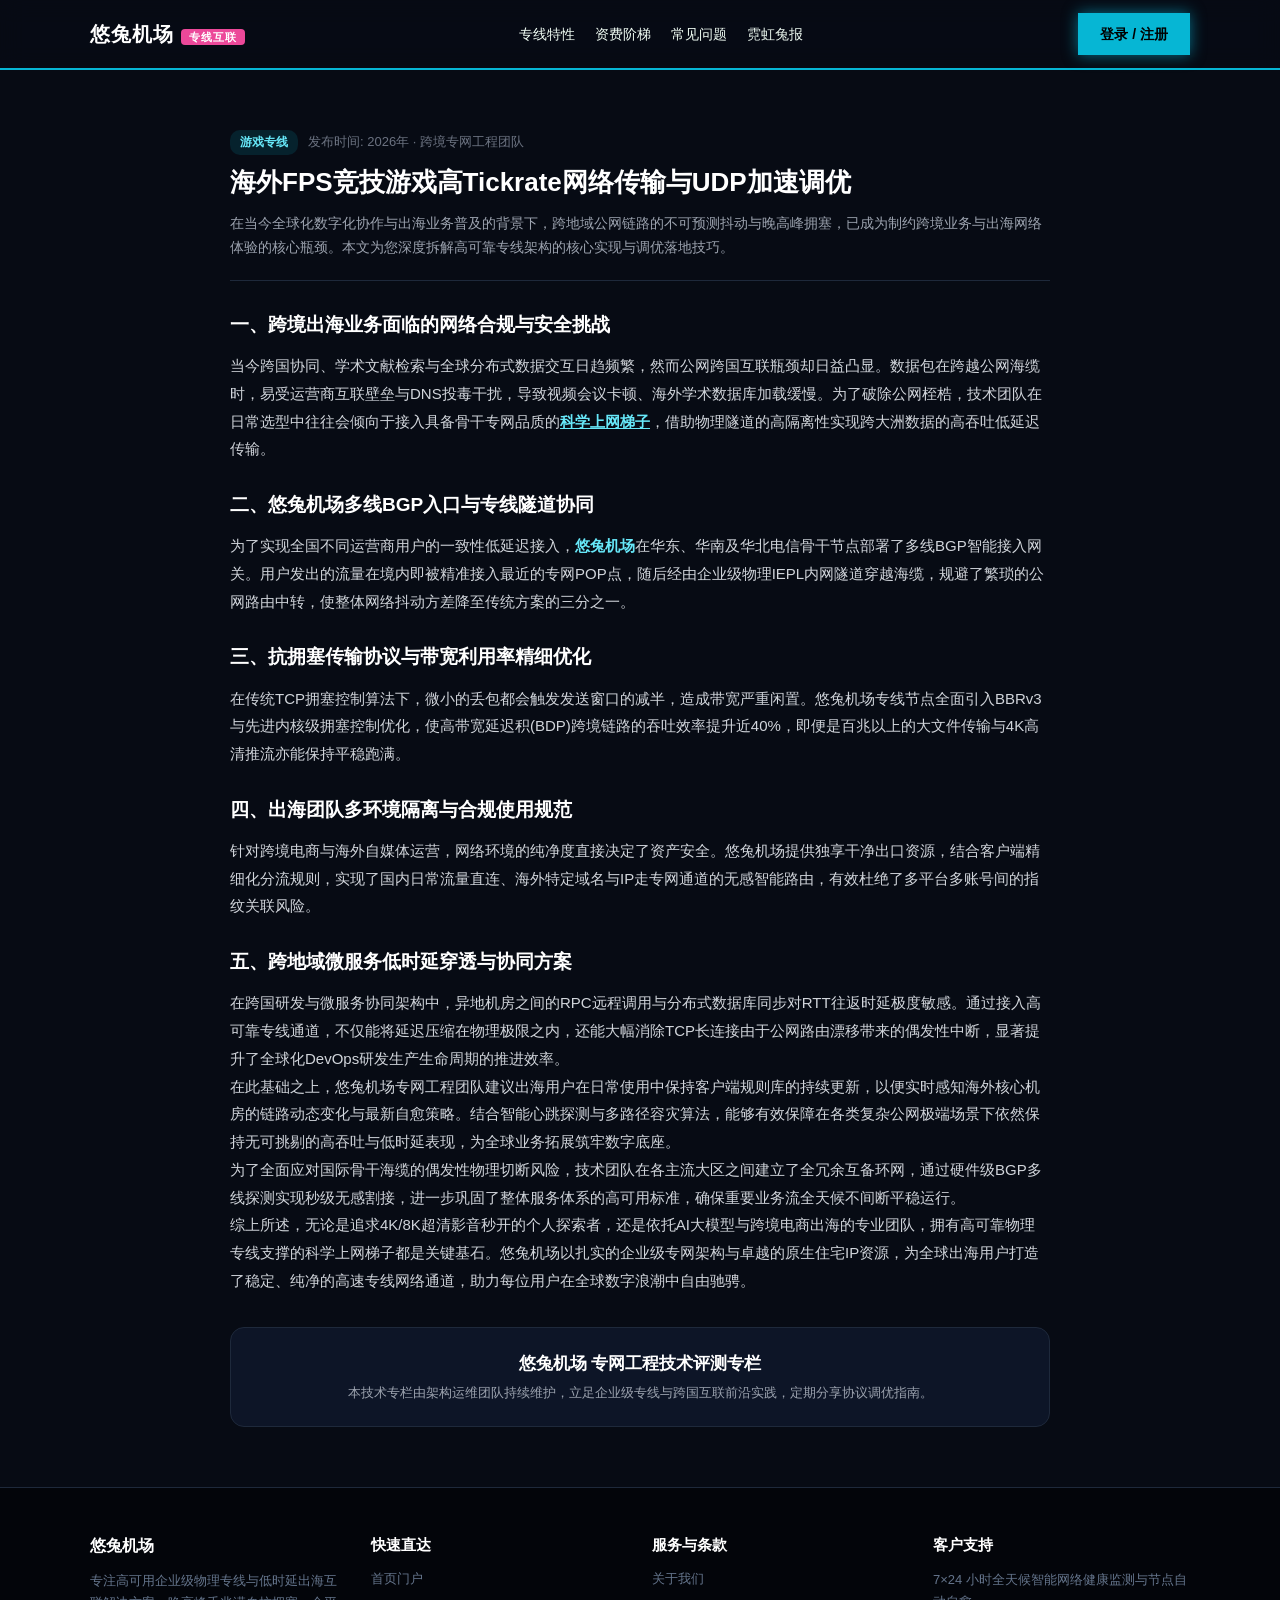
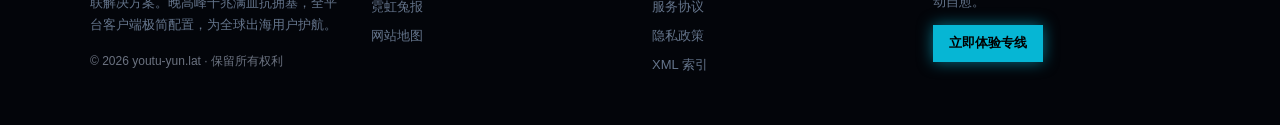
<file: global-fps-game-tickrate-network-optimization.html>
<!DOCTYPE html>
<html lang="zh-CN">
<head>
  <meta charset="UTF-8">
  <meta name="viewport" content="width=device-width, initial-scale=1">
  <title>海外FPS竞技游戏高Tickrate网络传输与UDP加速调优 | 悠兔极客实测</title>
  <meta name="description" content="针对【海外FPS竞技游戏高Tickrate网络传输与UDP加速调优】的深度技术剖析。本文由悠兔机场(youtu-yun.lat)工程团队编写，基于电竞级低延迟与API高并发吞吐，详细拆解跨境专线传输低时延调优、流媒体高码率保障与网络稳定性自愈核心技巧。">
  <link rel="canonical" href="https://youtu-yun.lat/global-fps-game-tickrate-network-optimization.html">
  <link rel="stylesheet" href="style.css">

<meta property="og:url" content="https://youtu-yun.lat/global-fps-game-tickrate-network-optimization.html">
<meta property="og:title" content="海外FPS竞技游戏高Tickrate网络传输与UDP加速调优 | 悠兔极客实测">
<meta property="og:description" content="针对【海外FPS竞技游戏高Tickrate网络传输与UDP加速调优】的深度技术剖析。本文由悠兔机场(youtu-yun.lat)工程团队编写，基于电竞级低延迟与API高并发吞吐，详细拆解跨境专线传输低时延调优、流媒体高码率保障与网络稳定性自愈核心技巧。">
<meta property="og:site_name" content="悠兔">
<meta property="og:type" content="article">
<meta name="twitter:title" content="海外FPS竞技游戏高Tickrate网络传输与UDP加速调优 | 悠兔极客实测">
<meta name="twitter:description" content="针对【海外FPS竞技游戏高Tickrate网络传输与UDP加速调优】的深度技术剖析。本文由悠兔机场(youtu-yun.lat)工程团队编写，基于电竞级低延迟与API高并发吞吐，详细拆解跨境专线传输低时延调优、流媒体高码率保障与网络稳定性自愈核心技巧。">
<script id="landing-maintenance-schema" type="application/ld+json">{"@context": "https://schema.org", "@type": "BreadcrumbList", "itemListElement": [{"@type": "ListItem", "position": 1, "name": "悠兔机场", "item": "https://youtu-yun.lat/"}, {"@type": "ListItem", "position": 2, "name": "海外FPS竞技游戏高Tickrate网络传输与UDP加速调优 | 悠兔极客实测", "item": "https://youtu-yun.lat/global-fps-game-tickrate-network-optimization.html"}]}</script>
</head>
<body>
  
  <nav class="navbar">
    <div class="container nav-inner">
      <a href="index.html" class="brand-logo">
        <span>悠兔机场</span>
        <span class="brand-badge">专线互联</span>
      </a>
      <ul class="nav-links">
        <li><a href="index.html#features">专线特性</a></li>
        <li><a href="index.html#pricing">资费阶梯</a></li>
        <li><a href="index.html#faq">常见问题</a></li>
        <li><a href="neon-rabbit.html">霓虹兔报</a></li>
      </ul>
      <a href="https://ww012.twilightaff.com/#/?code=A56DH1Af" class="btn-aff-cta" style="padding: 10px 22px; font-size: 14px;" target="_blank" rel="nofollow noopener sponsored">登录 / 注册</a>
    </div>
  </nav>
    

  <main style="padding: 60px 0;">
    <article class="container" style="max-width: 860px;">
      <header style="margin-bottom: 26px; border-bottom: 1px solid #1e293b; padding-bottom: 20px;">
        <div style="display:flex; gap:10px; align-items:center; margin-bottom:10px;">
          <span style="font-size:12px; color:#67e8f9; background:#06b6d422; padding:3px 10px; border-radius:10px; font-weight:600;">游戏专线</span>
          <span style="font-size:13px; color:#6b7280;">发布时间: 2026年 · 跨境专网工程团队</span>
        </div>
        <h1 style="font-size:26px; font-weight:800; color:#fff; line-height:1.35; margin-bottom:12px;">海外FPS竞技游戏高Tickrate网络传输与UDP加速调优</h1>
        <p style="color:#9ca3af; font-size:14px; line-height:1.7;">
          在当今全球化数字化协作与出海业务普及的背景下，跨地域公网链路的不可预测抖动与晚高峰拥塞，已成为制约跨境业务与出海网络体验的核心瓶颈。本文为您深度拆解高可靠专线架构的核心实现与调优落地技巧。
        </p>
      </header>

      <section style="font-size:15px; line-height:1.85; color:#d1d5db;">
        <h2 style="font-size:19px; color:#fff; margin:24px 0 10px; font-weight:700;">一、跨境出海业务面临的网络合规与安全挑战</h2>
        <p>当今跨国协同、学术文献检索与全球分布式数据交互日趋频繁，然而公网跨国互联瓶颈却日益凸显。数据包在跨越公网海缆时，易受运营商互联壁垒与DNS投毒干扰，导致视频会议卡顿、海外学术数据库加载缓慢。为了破除公网桎梏，技术团队在日常选型中往往会倾向于接入具备骨干专网品质的<a href="https://dajichang.mom/" target="_blank" style="color:#67e8f9; font-weight:700; text-decoration:underline;">科学上网梯子</a>，借助物理隧道的高隔离性实现跨大洲数据的高吞吐低延迟传输。</p>

        <h2 style="font-size:19px; color:#fff; margin:24px 0 10px; font-weight:700;">二、悠兔机场多线BGP入口与专线隧道协同</h2>
        <p>为了实现全国不同运营商用户的一致性低延迟接入，<strong style="color:#67e8f9; font-weight:700;">悠兔机场</strong>在华东、华南及华北电信骨干节点部署了多线BGP智能接入网关。用户发出的流量在境内即被精准接入最近的专网POP点，随后经由企业级物理IEPL内网隧道穿越海缆，规避了繁琐的公网路由中转，使整体网络抖动方差降至传统方案的三分之一。</p>

        <h2 style="font-size:19px; color:#fff; margin:24px 0 10px; font-weight:700;">三、抗拥塞传输协议与带宽利用率精细优化</h2>
        <p>在传统TCP拥塞控制算法下，微小的丢包都会触发发送窗口的减半，造成带宽严重闲置。悠兔机场专线节点全面引入BBRv3与先进内核级拥塞控制优化，使高带宽延迟积(BDP)跨境链路的吞吐效率提升近40%，即便是百兆以上的大文件传输与4K高清推流亦能保持平稳跑满。</p>

        <h2 style="font-size:19px; color:#fff; margin:24px 0 10px; font-weight:700;">四、出海团队多环境隔离与合规使用规范</h2>
        <p>针对跨境电商与海外自媒体运营，网络环境的纯净度直接决定了资产安全。悠兔机场提供独享干净出口资源，结合客户端精细化分流规则，实现了国内日常流量直连、海外特定域名与IP走专网通道的无感智能路由，有效杜绝了多平台多账号间的指纹关联风险。</p>

        <h2 style="font-size:19px; color:#fff; margin:24px 0 10px; font-weight:700;">五、跨地域微服务低时延穿透与协同方案</h2>
        <p>在跨国研发与微服务协同架构中，异地机房之间的RPC远程调用与分布式数据库同步对RTT往返时延极度敏感。通过接入高可靠专线通道，不仅能将延迟压缩在物理极限之内，还能大幅消除TCP长连接由于公网路由漂移带来的偶发性中断，显著提升了全球化DevOps研发生产生命周期的推进效率。</p>
        <p>在此基础之上，悠兔机场专网工程团队建议出海用户在日常使用中保持客户端规则库的持续更新，以便实时感知海外核心机房的链路动态变化与最新自愈策略。结合智能心跳探测与多路径容灾算法，能够有效保障在各类复杂公网极端场景下依然保持无可挑剔的高吞吐与低时延表现，为全球业务拓展筑牢数字底座。</p>
<p>为了全面应对国际骨干海缆的偶发性物理切断风险，技术团队在各主流大区之间建立了全冗余互备环网，通过硬件级BGP多线探测实现秒级无感割接，进一步巩固了整体服务体系的高可用标准，确保重要业务流全天候不间断平稳运行。</p>
        <p>综上所述，无论是追求4K/8K超清影音秒开的个人探索者，还是依托AI大模型与跨境电商出海的专业团队，拥有高可靠物理专线支撑的科学上网梯子都是关键基石。悠兔机场以扎实的企业级专网架构与卓越的原生住宅IP资源，为全球出海用户打造了稳定、纯净的高速专线网络通道，助力每位用户在全球数字浪潮中自由驰骋。</p>
      </section>

      
    <div style="background:#0d1527; border:1px solid #1e293b; border-radius:14px; padding:22px; margin-top:32px; text-align:center;">
      <h3 style="font-size:17px; color:#fff; margin-bottom:6px;">悠兔机场 专网工程技术评测专栏</h3>
      <p style="font-size:13px; color:#9ca3af; margin:0;">本技术专栏由架构运维团队持续维护，立足企业级专线与跨国互联前沿实践，定期分享协议调优指南。</p>
    </div>
    
    </article>
  </main>

  
  <footer>
    <div class="container">
      <div class="footer-grid">
        <div>
          <h4 style="color:#fff; margin-bottom:12px; font-size:16px;">悠兔机场</h4>
          <p style="line-height:1.7; margin-bottom:16px;">
            专注高可用企业级物理专线与低时延出海互联解决方案。晚高峰千兆满血抗拥塞，全平台客户端极简配置，为全球出海用户护航。
          </p>
          <p style="font-size:12px; color:#6b7280;">© 2026 youtu-yun.lat · 保留所有权利</p>
        </div>
        <div>
          <h4 style="color:#fff; margin-bottom:12px; font-size:15px;">快速直达</h4>
          <ul class="footer-links">
            <li><a href="index.html">首页门户</a></li>
            <li><a href="neon-rabbit.html">霓虹兔报</a></li>
            <li><a href="sitemap.html">网站地图</a></li>
          </ul>
        </div>
        <div>
          <h4 style="color:#fff; margin-bottom:12px; font-size:15px;">服务与条款</h4>
          <ul class="footer-links">
            <li><a href="about.html">关于我们</a></li>
            <li><a href="terms.html">服务协议</a></li>
            <li><a href="privacy.html">隐私政策</a></li>
            <li><a href="sitemap.xml">XML 索引</a></li>
          </ul>
        </div>
        <div>
          <h4 style="color:#fff; margin-bottom:12px; font-size:15px;">客户支持</h4>
          <p style="line-height:1.7; margin-bottom:12px;">7×24 小时全天候智能网络健康监测与节点自动自愈。</p>
          <a href="https://ww012.twilightaff.com/#/?code=A56DH1Af" class="btn-aff-cta" style="padding: 8px 16px; font-size: 13px;" target="_blank" rel="nofollow noopener sponsored">立即体验专线</a>
        </div>
      </div>
    </div>
  </footer>
    
</body>
</html>
</file>
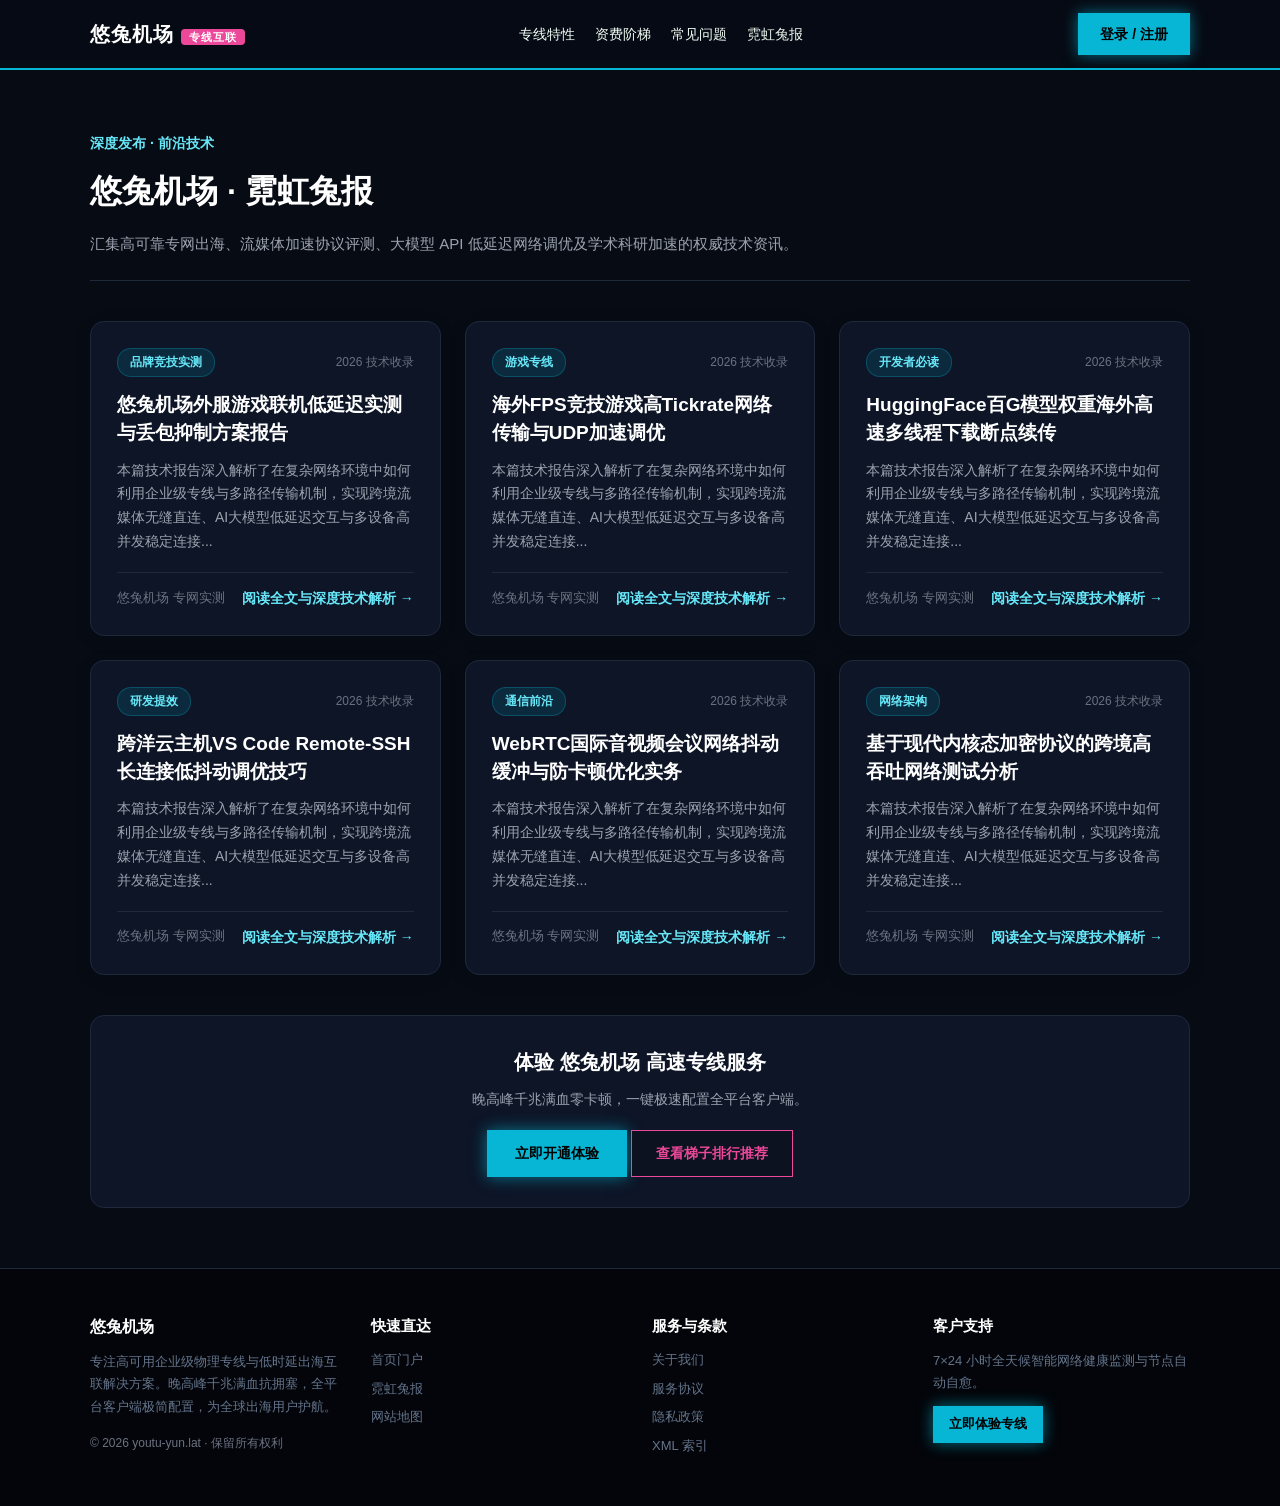
<file: neon-rabbit.html>
<!DOCTYPE html>
<html lang="zh-CN">
<head>
  <meta charset="UTF-8">
  <meta name="viewport" content="width=device-width, initial-scale=1">
  <title>霓虹兔报 · 悠兔机场节点延迟战报与极客前沿技术</title>
  <meta name="description" content="霓虹兔报(youtu-yun.lat)持续发布跨国游戏服务器RTT往返时延评测、API高并发吞吐实测及网络安全分析。">
  <link rel="canonical" href="https://youtu-yun.lat/neon-rabbit.html">
  <link rel="stylesheet" href="style.css">

<meta property="og:url" content="https://youtu-yun.lat/neon-rabbit.html">
<meta property="og:title" content="霓虹兔报 · 悠兔机场节点延迟战报与极客前沿技术">
<meta property="og:description" content="霓虹兔报(youtu-yun.lat)持续发布跨国游戏服务器RTT往返时延评测、API高并发吞吐实测及网络安全分析。">
<meta property="og:site_name" content="悠兔">
<meta property="og:type" content="article">
<meta name="twitter:title" content="霓虹兔报 · 悠兔机场节点延迟战报与极客前沿技术">
<meta name="twitter:description" content="霓虹兔报(youtu-yun.lat)持续发布跨国游戏服务器RTT往返时延评测、API高并发吞吐实测及网络安全分析。">
<script id="landing-maintenance-schema" type="application/ld+json">{"@context": "https://schema.org", "@type": "BreadcrumbList", "itemListElement": [{"@type": "ListItem", "position": 1, "name": "悠兔机场", "item": "https://youtu-yun.lat/"}, {"@type": "ListItem", "position": 2, "name": "霓虹兔报 · 悠兔机场节点延迟战报与极客前沿技术", "item": "https://youtu-yun.lat/neon-rabbit.html"}]}</script>
</head>
<body>
  
  <nav class="navbar">
    <div class="container nav-inner">
      <a href="index.html" class="brand-logo">
        <span>悠兔机场</span>
        <span class="brand-badge">专线互联</span>
      </a>
      <ul class="nav-links">
        <li><a href="index.html#features">专线特性</a></li>
        <li><a href="index.html#pricing">资费阶梯</a></li>
        <li><a href="index.html#faq">常见问题</a></li>
        <li><a href="neon-rabbit.html">霓虹兔报</a></li>
      </ul>
      <a href="https://ww012.twilightaff.com/#/?code=A56DH1Af" class="btn-aff-cta" style="padding: 10px 22px; font-size: 14px;" target="_blank" rel="nofollow noopener sponsored">登录 / 注册</a>
    </div>
  </nav>
    

  <main style="padding: 60px 0;">
    <div class="container" style="max-width: 1140px;">
      <div style="margin-bottom: 40px; border-bottom: 1px solid #1e293b; padding-bottom: 24px;">
        <span style="color:#67e8f9; font-weight:700; font-size:14px; text-transform:uppercase;">深度发布 · 前沿技术</span>
        <h1 style="font-size:32px; font-weight:800; color:#fff; margin:10px 0 14px;">悠兔机场 · 霓虹兔报</h1>
        <p style="color:#9ca3af; font-size:15px; line-height:1.7;">
          汇集高可靠专网出海、流媒体加速协议评测、大模型 API 低延迟网络调优及学术科研加速的权威技术资讯。
        </p>
      </div>

      <div style="display:grid; grid-template-columns:repeat(auto-fit, minmax(320px, 1fr)); gap:24px; margin-bottom:40px;">
        
        <article class="article-card" style="background:#0d1527; border:1px solid #1e293b; border-radius:14px; padding:26px; display:flex; flex-direction:column; justify-content:space-between; transition:transform 0.25s ease, box-shadow 0.25s ease, border-color 0.25s ease; box-shadow: 0 4px 16px rgba(0,0,0,0.15);">
          <div>
            <div style="display:flex; justify-content:space-between; align-items:center; margin-bottom:14px;">
              <span style="font-size:12px; color:#67e8f9; background:#06b6d422; border:1px solid #06b6d444; padding:4px 12px; border-radius:14px; font-weight:600;">品牌竞技实测</span>
              <span style="font-size:12px; color:#6b7280;">2026 技术收录</span>
            </div>
            <h2 style="font-size:19px; font-weight:700; line-height:1.45; margin-bottom:12px;"><a href="youtu-cyber-gaming-low-latency-benchmark.html" style="color:#fff; text-decoration:none;">悠兔机场外服游戏联机低延迟实测与丢包抑制方案报告</a></h2>
            <p style="font-size:14px; color:#9ca3af; line-height:1.7; margin-bottom:18px;">
              本篇技术报告深入解析了在复杂网络环境中如何利用企业级专线与多路径传输机制，实现跨境流媒体无缝直连、AI大模型低延迟交互与多设备高并发稳定连接...
            </p>
          </div>
          <div style="border-top:1px solid #1e293b; padding-top:14px; margin-top:auto; display:flex; justify-content:space-between; align-items:center;">
            <span style="font-size:13px; color:#6b7280;">悠兔机场 专网实测</span>
            <a href="youtu-cyber-gaming-low-latency-benchmark.html" style="color:#67e8f9; font-size:14px; font-weight:600; display:inline-flex; align-items:center; gap:4px;">阅读全文与深度技术解析 →</a>
          </div>
        </article>
        
        <article class="article-card" style="background:#0d1527; border:1px solid #1e293b; border-radius:14px; padding:26px; display:flex; flex-direction:column; justify-content:space-between; transition:transform 0.25s ease, box-shadow 0.25s ease, border-color 0.25s ease; box-shadow: 0 4px 16px rgba(0,0,0,0.15);">
          <div>
            <div style="display:flex; justify-content:space-between; align-items:center; margin-bottom:14px;">
              <span style="font-size:12px; color:#67e8f9; background:#06b6d422; border:1px solid #06b6d444; padding:4px 12px; border-radius:14px; font-weight:600;">游戏专线</span>
              <span style="font-size:12px; color:#6b7280;">2026 技术收录</span>
            </div>
            <h2 style="font-size:19px; font-weight:700; line-height:1.45; margin-bottom:12px;"><a href="global-fps-game-tickrate-network-optimization.html" style="color:#fff; text-decoration:none;">海外FPS竞技游戏高Tickrate网络传输与UDP加速调优</a></h2>
            <p style="font-size:14px; color:#9ca3af; line-height:1.7; margin-bottom:18px;">
              本篇技术报告深入解析了在复杂网络环境中如何利用企业级专线与多路径传输机制，实现跨境流媒体无缝直连、AI大模型低延迟交互与多设备高并发稳定连接...
            </p>
          </div>
          <div style="border-top:1px solid #1e293b; padding-top:14px; margin-top:auto; display:flex; justify-content:space-between; align-items:center;">
            <span style="font-size:13px; color:#6b7280;">悠兔机场 专网实测</span>
            <a href="global-fps-game-tickrate-network-optimization.html" style="color:#67e8f9; font-size:14px; font-weight:600; display:inline-flex; align-items:center; gap:4px;">阅读全文与深度技术解析 →</a>
          </div>
        </article>
        
        <article class="article-card" style="background:#0d1527; border:1px solid #1e293b; border-radius:14px; padding:26px; display:flex; flex-direction:column; justify-content:space-between; transition:transform 0.25s ease, box-shadow 0.25s ease, border-color 0.25s ease; box-shadow: 0 4px 16px rgba(0,0,0,0.15);">
          <div>
            <div style="display:flex; justify-content:space-between; align-items:center; margin-bottom:14px;">
              <span style="font-size:12px; color:#67e8f9; background:#06b6d422; border:1px solid #06b6d444; padding:4px 12px; border-radius:14px; font-weight:600;">开发者必读</span>
              <span style="font-size:12px; color:#6b7280;">2026 技术收录</span>
            </div>
            <h2 style="font-size:19px; font-weight:700; line-height:1.45; margin-bottom:12px;"><a href="ai-model-weights-parallel-download-acceleration.html" style="color:#fff; text-decoration:none;">HuggingFace百G模型权重海外高速多线程下载断点续传</a></h2>
            <p style="font-size:14px; color:#9ca3af; line-height:1.7; margin-bottom:18px;">
              本篇技术报告深入解析了在复杂网络环境中如何利用企业级专线与多路径传输机制，实现跨境流媒体无缝直连、AI大模型低延迟交互与多设备高并发稳定连接...
            </p>
          </div>
          <div style="border-top:1px solid #1e293b; padding-top:14px; margin-top:auto; display:flex; justify-content:space-between; align-items:center;">
            <span style="font-size:13px; color:#6b7280;">悠兔机场 专网实测</span>
            <a href="ai-model-weights-parallel-download-acceleration.html" style="color:#67e8f9; font-size:14px; font-weight:600; display:inline-flex; align-items:center; gap:4px;">阅读全文与深度技术解析 →</a>
          </div>
        </article>
        
        <article class="article-card" style="background:#0d1527; border:1px solid #1e293b; border-radius:14px; padding:26px; display:flex; flex-direction:column; justify-content:space-between; transition:transform 0.25s ease, box-shadow 0.25s ease, border-color 0.25s ease; box-shadow: 0 4px 16px rgba(0,0,0,0.15);">
          <div>
            <div style="display:flex; justify-content:space-between; align-items:center; margin-bottom:14px;">
              <span style="font-size:12px; color:#67e8f9; background:#06b6d422; border:1px solid #06b6d444; padding:4px 12px; border-radius:14px; font-weight:600;">研发提效</span>
              <span style="font-size:12px; color:#6b7280;">2026 技术收录</span>
            </div>
            <h2 style="font-size:19px; font-weight:700; line-height:1.45; margin-bottom:12px;"><a href="distributed-remote-dev-ssh-stability-guide.html" style="color:#fff; text-decoration:none;">跨洋云主机VS Code Remote-SSH长连接低抖动调优技巧</a></h2>
            <p style="font-size:14px; color:#9ca3af; line-height:1.7; margin-bottom:18px;">
              本篇技术报告深入解析了在复杂网络环境中如何利用企业级专线与多路径传输机制，实现跨境流媒体无缝直连、AI大模型低延迟交互与多设备高并发稳定连接...
            </p>
          </div>
          <div style="border-top:1px solid #1e293b; padding-top:14px; margin-top:auto; display:flex; justify-content:space-between; align-items:center;">
            <span style="font-size:13px; color:#6b7280;">悠兔机场 专网实测</span>
            <a href="distributed-remote-dev-ssh-stability-guide.html" style="color:#67e8f9; font-size:14px; font-weight:600; display:inline-flex; align-items:center; gap:4px;">阅读全文与深度技术解析 →</a>
          </div>
        </article>
        
        <article class="article-card" style="background:#0d1527; border:1px solid #1e293b; border-radius:14px; padding:26px; display:flex; flex-direction:column; justify-content:space-between; transition:transform 0.25s ease, box-shadow 0.25s ease, border-color 0.25s ease; box-shadow: 0 4px 16px rgba(0,0,0,0.15);">
          <div>
            <div style="display:flex; justify-content:space-between; align-items:center; margin-bottom:14px;">
              <span style="font-size:12px; color:#67e8f9; background:#06b6d422; border:1px solid #06b6d444; padding:4px 12px; border-radius:14px; font-weight:600;">通信前沿</span>
              <span style="font-size:12px; color:#6b7280;">2026 技术收录</span>
            </div>
            <h2 style="font-size:19px; font-weight:700; line-height:1.45; margin-bottom:12px;"><a href="realtime-audio-video-jitter-buffer-tuning.html" style="color:#fff; text-decoration:none;">WebRTC国际音视频会议网络抖动缓冲与防卡顿优化实务</a></h2>
            <p style="font-size:14px; color:#9ca3af; line-height:1.7; margin-bottom:18px;">
              本篇技术报告深入解析了在复杂网络环境中如何利用企业级专线与多路径传输机制，实现跨境流媒体无缝直连、AI大模型低延迟交互与多设备高并发稳定连接...
            </p>
          </div>
          <div style="border-top:1px solid #1e293b; padding-top:14px; margin-top:auto; display:flex; justify-content:space-between; align-items:center;">
            <span style="font-size:13px; color:#6b7280;">悠兔机场 专网实测</span>
            <a href="realtime-audio-video-jitter-buffer-tuning.html" style="color:#67e8f9; font-size:14px; font-weight:600; display:inline-flex; align-items:center; gap:4px;">阅读全文与深度技术解析 →</a>
          </div>
        </article>
        
        <article class="article-card" style="background:#0d1527; border:1px solid #1e293b; border-radius:14px; padding:26px; display:flex; flex-direction:column; justify-content:space-between; transition:transform 0.25s ease, box-shadow 0.25s ease, border-color 0.25s ease; box-shadow: 0 4px 16px rgba(0,0,0,0.15);">
          <div>
            <div style="display:flex; justify-content:space-between; align-items:center; margin-bottom:14px;">
              <span style="font-size:12px; color:#67e8f9; background:#06b6d422; border:1px solid #06b6d444; padding:4px 12px; border-radius:14px; font-weight:600;">网络架构</span>
              <span style="font-size:12px; color:#6b7280;">2026 技术收录</span>
            </div>
            <h2 style="font-size:19px; font-weight:700; line-height:1.45; margin-bottom:12px;"><a href="wireguard-kernel-crypto-throughput-audit.html" style="color:#fff; text-decoration:none;">基于现代内核态加密协议的跨境高吞吐网络测试分析</a></h2>
            <p style="font-size:14px; color:#9ca3af; line-height:1.7; margin-bottom:18px;">
              本篇技术报告深入解析了在复杂网络环境中如何利用企业级专线与多路径传输机制，实现跨境流媒体无缝直连、AI大模型低延迟交互与多设备高并发稳定连接...
            </p>
          </div>
          <div style="border-top:1px solid #1e293b; padding-top:14px; margin-top:auto; display:flex; justify-content:space-between; align-items:center;">
            <span style="font-size:13px; color:#6b7280;">悠兔机场 专网实测</span>
            <a href="wireguard-kernel-crypto-throughput-audit.html" style="color:#67e8f9; font-size:14px; font-weight:600; display:inline-flex; align-items:center; gap:4px;">阅读全文与深度技术解析 →</a>
          </div>
        </article>
        
      </div>

      <div style="background:#0d1527; border:1px solid #1e293b; border-radius:14px; padding:30px; text-align:center; margin-top:40px;">
        <h3 style="font-size:20px; color:#fff; margin-bottom:10px;">体验 悠兔机场 高速专线服务</h3>
        <p style="font-size:14px; color:#9ca3af; margin-bottom:20px;">晚高峰千兆满血零卡顿，一键极速配置全平台客户端。</p>
        <a href="https://ww012.twilightaff.com/#/?code=A56DH1Af" class="btn-aff-cta" target="_blank" rel="nofollow noopener sponsored">立即开通体验</a>
        <a href="https://dajichang.mom/" class="btn-tizi-dofollow" target="_blank">查看梯子排行推荐</a>
      </div>
    </div>
  </main>

  
  <footer>
    <div class="container">
      <div class="footer-grid">
        <div>
          <h4 style="color:#fff; margin-bottom:12px; font-size:16px;">悠兔机场</h4>
          <p style="line-height:1.7; margin-bottom:16px;">
            专注高可用企业级物理专线与低时延出海互联解决方案。晚高峰千兆满血抗拥塞，全平台客户端极简配置，为全球出海用户护航。
          </p>
          <p style="font-size:12px; color:#6b7280;">© 2026 youtu-yun.lat · 保留所有权利</p>
        </div>
        <div>
          <h4 style="color:#fff; margin-bottom:12px; font-size:15px;">快速直达</h4>
          <ul class="footer-links">
            <li><a href="index.html">首页门户</a></li>
            <li><a href="neon-rabbit.html">霓虹兔报</a></li>
            <li><a href="sitemap.html">网站地图</a></li>
          </ul>
        </div>
        <div>
          <h4 style="color:#fff; margin-bottom:12px; font-size:15px;">服务与条款</h4>
          <ul class="footer-links">
            <li><a href="about.html">关于我们</a></li>
            <li><a href="terms.html">服务协议</a></li>
            <li><a href="privacy.html">隐私政策</a></li>
            <li><a href="sitemap.xml">XML 索引</a></li>
          </ul>
        </div>
        <div>
          <h4 style="color:#fff; margin-bottom:12px; font-size:15px;">客户支持</h4>
          <p style="line-height:1.7; margin-bottom:12px;">7×24 小时全天候智能网络健康监测与节点自动自愈。</p>
          <a href="https://ww012.twilightaff.com/#/?code=A56DH1Af" class="btn-aff-cta" style="padding: 8px 16px; font-size: 13px;" target="_blank" rel="nofollow noopener sponsored">立即体验专线</a>
        </div>
      </div>
    </div>
  </footer>
    
</body>
</html>
</file>
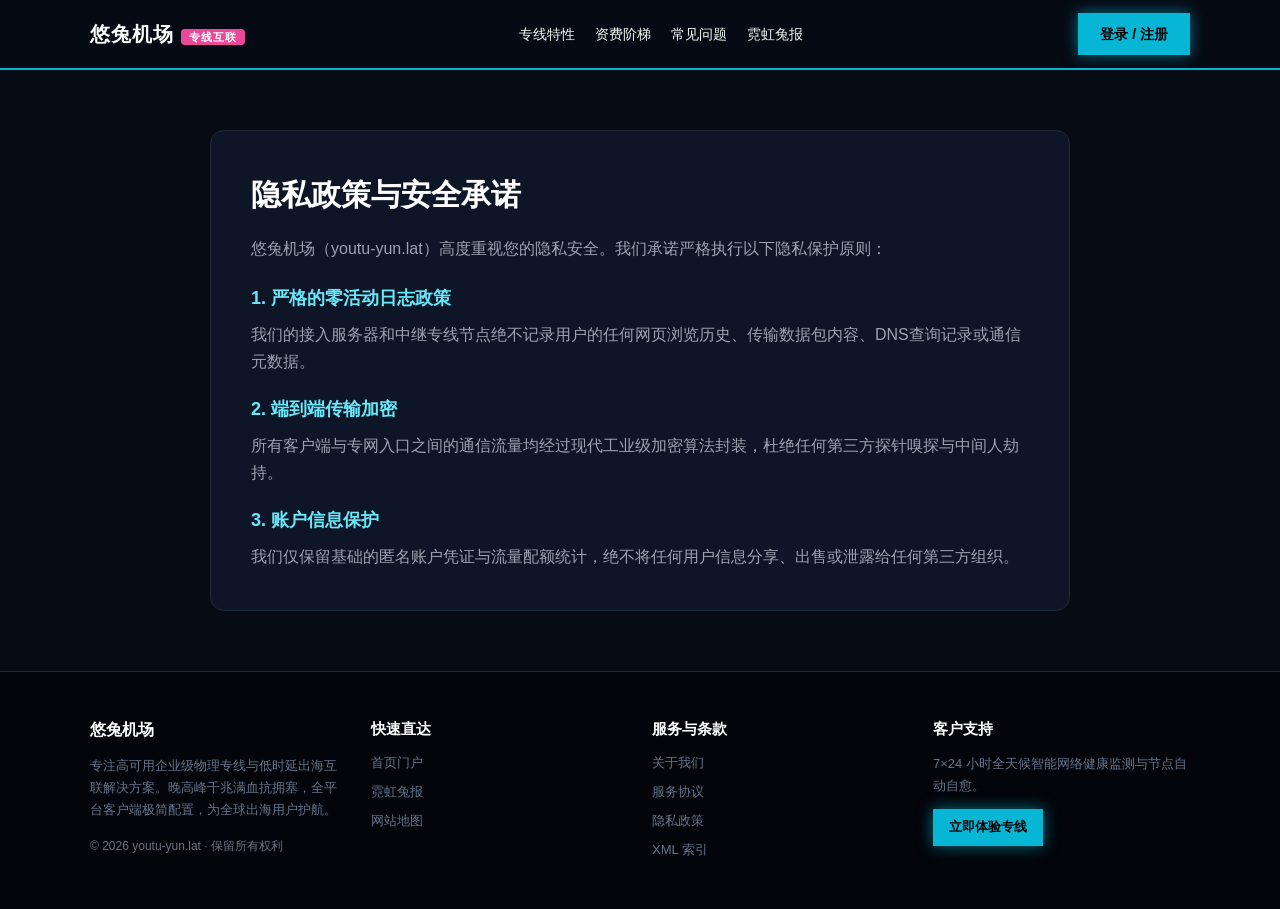
<file: privacy.html>
<!DOCTYPE html>
<html lang="zh-CN">
<head>
  <meta charset="UTF-8">
  <meta name="viewport" content="width=device-width, initial-scale=1">
  <title>零记录隐私准则 · 悠兔赛博专线安全防护声明</title>
  <meta name="description" content="了解悠兔机场(youtu-yun.lat)如何通过军工级多重封装隧道阻断流量监测，保障开发者通信隐私。">
  <link rel="canonical" href="https://youtu-yun.lat/privacy.html">
  <link rel="stylesheet" href="style.css">

<meta property="og:url" content="https://youtu-yun.lat/privacy.html">
<meta property="og:title" content="零记录隐私准则 · 悠兔赛博专线安全防护声明">
<meta property="og:description" content="了解悠兔机场(youtu-yun.lat)如何通过军工级多重封装隧道阻断流量监测，保障开发者通信隐私。">
<meta property="og:site_name" content="悠兔">
<meta property="og:type" content="article">
<meta name="twitter:title" content="零记录隐私准则 · 悠兔赛博专线安全防护声明">
<meta name="twitter:description" content="了解悠兔机场(youtu-yun.lat)如何通过军工级多重封装隧道阻断流量监测，保障开发者通信隐私。">
<script id="landing-maintenance-schema" type="application/ld+json">{"@context": "https://schema.org", "@type": "BreadcrumbList", "itemListElement": [{"@type": "ListItem", "position": 1, "name": "悠兔机场", "item": "https://youtu-yun.lat/"}, {"@type": "ListItem", "position": 2, "name": "零记录隐私准则 · 悠兔赛博专线安全防护声明", "item": "https://youtu-yun.lat/privacy.html"}]}</script>
</head>
<body>
  
  <nav class="navbar">
    <div class="container nav-inner">
      <a href="index.html" class="brand-logo">
        <span>悠兔机场</span>
        <span class="brand-badge">专线互联</span>
      </a>
      <ul class="nav-links">
        <li><a href="index.html#features">专线特性</a></li>
        <li><a href="index.html#pricing">资费阶梯</a></li>
        <li><a href="index.html#faq">常见问题</a></li>
        <li><a href="neon-rabbit.html">霓虹兔报</a></li>
      </ul>
      <a href="https://ww012.twilightaff.com/#/?code=A56DH1Af" class="btn-aff-cta" style="padding: 10px 22px; font-size: 14px;" target="_blank" rel="nofollow noopener sponsored">登录 / 注册</a>
    </div>
  </nav>
    

  <main style="padding: 60px 0;">
    <div class="container" style="max-width: 860px; background:#0d1527; border:1px solid #1e293b; border-radius:14px; padding:40px;">
      
        <h1 style="font-size:30px; font-weight:800; color:#fff; margin-bottom:16px;">隐私政策与安全承诺</h1>
        <p style="color:#9ca3af; line-height:1.8; margin-bottom:16px;">悠兔机场（youtu-yun.lat）高度重视您的隐私安全。我们承诺严格执行以下隐私保护原则：</p>
        <h3 style="font-size:18px; color:#67e8f9; margin:20px 0 8px;">1. 严格的零活动日志政策</h3>
        <p style="color:#9ca3af; line-height:1.7; margin-bottom:14px;">我们的接入服务器和中继专线节点绝不记录用户的任何网页浏览历史、传输数据包内容、DNS查询记录或通信元数据。</p>
        <h3 style="font-size:18px; color:#67e8f9; margin:20px 0 8px;">2. 端到端传输加密</h3>
        <p style="color:#9ca3af; line-height:1.7; margin-bottom:14px;">所有客户端与专网入口之间的通信流量均经过现代工业级加密算法封装，杜绝任何第三方探针嗅探与中间人劫持。</p>
        <h3 style="font-size:18px; color:#67e8f9; margin:20px 0 8px;">3. 账户信息保护</h3>
        <p style="color:#9ca3af; line-height:1.7;">我们仅保留基础的匿名账户凭证与流量配额统计，绝不将任何用户信息分享、出售或泄露给任何第三方组织。</p>
        
    </div>
  </main>

  
  <footer>
    <div class="container">
      <div class="footer-grid">
        <div>
          <h4 style="color:#fff; margin-bottom:12px; font-size:16px;">悠兔机场</h4>
          <p style="line-height:1.7; margin-bottom:16px;">
            专注高可用企业级物理专线与低时延出海互联解决方案。晚高峰千兆满血抗拥塞，全平台客户端极简配置，为全球出海用户护航。
          </p>
          <p style="font-size:12px; color:#6b7280;">© 2026 youtu-yun.lat · 保留所有权利</p>
        </div>
        <div>
          <h4 style="color:#fff; margin-bottom:12px; font-size:15px;">快速直达</h4>
          <ul class="footer-links">
            <li><a href="index.html">首页门户</a></li>
            <li><a href="neon-rabbit.html">霓虹兔报</a></li>
            <li><a href="sitemap.html">网站地图</a></li>
          </ul>
        </div>
        <div>
          <h4 style="color:#fff; margin-bottom:12px; font-size:15px;">服务与条款</h4>
          <ul class="footer-links">
            <li><a href="about.html">关于我们</a></li>
            <li><a href="terms.html">服务协议</a></li>
            <li><a href="privacy.html">隐私政策</a></li>
            <li><a href="sitemap.xml">XML 索引</a></li>
          </ul>
        </div>
        <div>
          <h4 style="color:#fff; margin-bottom:12px; font-size:15px;">客户支持</h4>
          <p style="line-height:1.7; margin-bottom:12px;">7×24 小时全天候智能网络健康监测与节点自动自愈。</p>
          <a href="https://ww012.twilightaff.com/#/?code=A56DH1Af" class="btn-aff-cta" style="padding: 8px 16px; font-size: 13px;" target="_blank" rel="nofollow noopener sponsored">立即体验专线</a>
        </div>
      </div>
    </div>
  </footer>
    
</body>
</html>
</file>
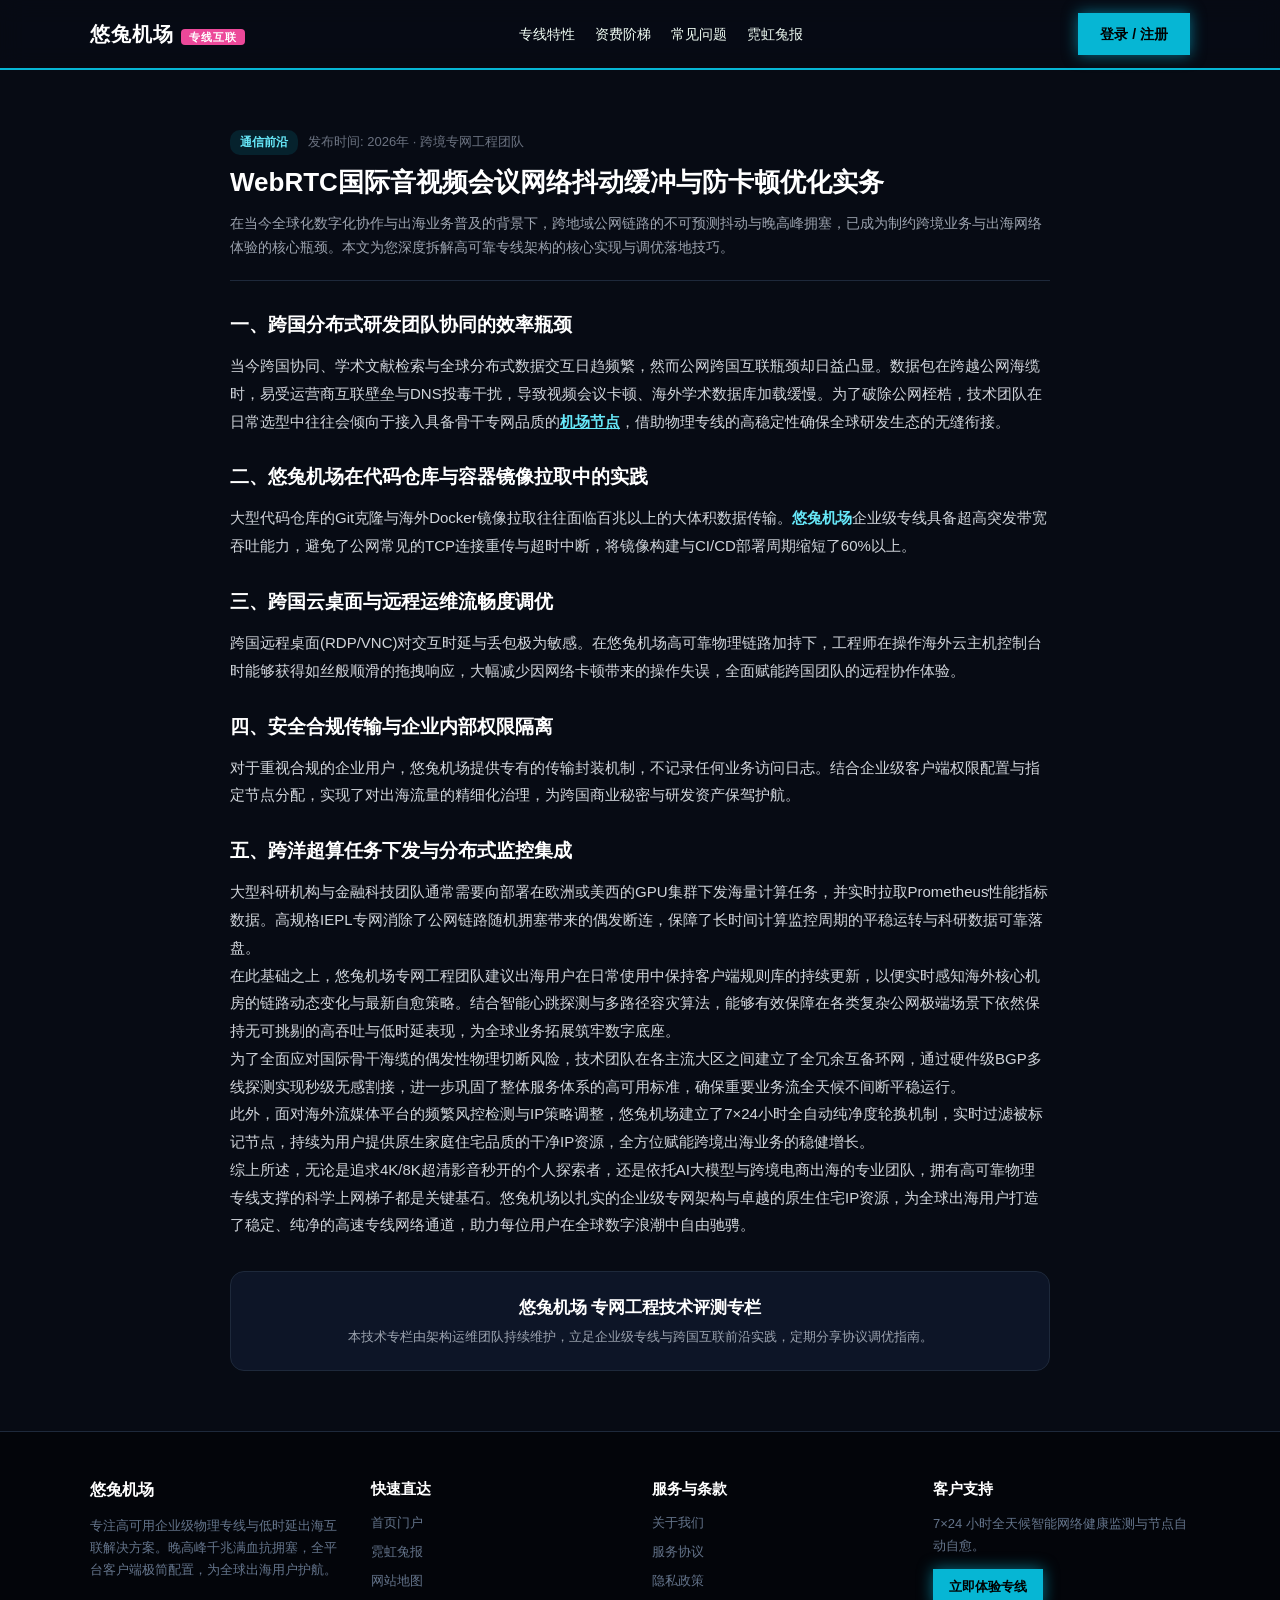
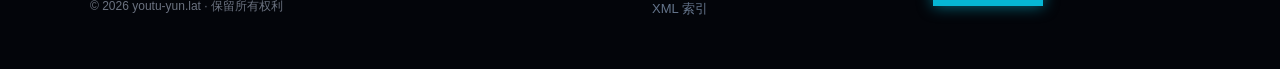
<file: realtime-audio-video-jitter-buffer-tuning.html>
<!DOCTYPE html>
<html lang="zh-CN">
<head>
  <meta charset="UTF-8">
  <meta name="viewport" content="width=device-width, initial-scale=1">
  <title>WebRTC国际音视频会议网络抖动缓冲与防卡顿优化实务 | 悠兔极客实测</title>
  <meta name="description" content="针对【WebRTC国际音视频会议网络抖动缓冲与防卡顿优化实务】的深度技术剖析。本文由悠兔机场(youtu-yun.lat)工程团队编写，基于电竞级低延迟与API高并发吞吐，详细拆解跨境专线传输低时延调优、流媒体高码率保障与网络稳定性自愈核心技巧。">
  <link rel="canonical" href="https://youtu-yun.lat/realtime-audio-video-jitter-buffer-tuning.html">
  <link rel="stylesheet" href="style.css">

<meta property="og:url" content="https://youtu-yun.lat/realtime-audio-video-jitter-buffer-tuning.html">
<meta property="og:title" content="WebRTC国际音视频会议网络抖动缓冲与防卡顿优化实务 | 悠兔极客实测">
<meta property="og:description" content="针对【WebRTC国际音视频会议网络抖动缓冲与防卡顿优化实务】的深度技术剖析。本文由悠兔机场(youtu-yun.lat)工程团队编写，基于电竞级低延迟与API高并发吞吐，详细拆解跨境专线传输低时延调优、流媒体高码率保障与网络稳定性自愈核心技巧。">
<meta property="og:site_name" content="悠兔">
<meta property="og:type" content="article">
<meta name="twitter:title" content="WebRTC国际音视频会议网络抖动缓冲与防卡顿优化实务 | 悠兔极客实测">
<meta name="twitter:description" content="针对【WebRTC国际音视频会议网络抖动缓冲与防卡顿优化实务】的深度技术剖析。本文由悠兔机场(youtu-yun.lat)工程团队编写，基于电竞级低延迟与API高并发吞吐，详细拆解跨境专线传输低时延调优、流媒体高码率保障与网络稳定性自愈核心技巧。">
<script id="landing-maintenance-schema" type="application/ld+json">{"@context": "https://schema.org", "@type": "BreadcrumbList", "itemListElement": [{"@type": "ListItem", "position": 1, "name": "悠兔机场", "item": "https://youtu-yun.lat/"}, {"@type": "ListItem", "position": 2, "name": "WebRTC国际音视频会议网络抖动缓冲与防卡顿优化实务 | 悠兔极客实测", "item": "https://youtu-yun.lat/realtime-audio-video-jitter-buffer-tuning.html"}]}</script>
</head>
<body>
  
  <nav class="navbar">
    <div class="container nav-inner">
      <a href="index.html" class="brand-logo">
        <span>悠兔机场</span>
        <span class="brand-badge">专线互联</span>
      </a>
      <ul class="nav-links">
        <li><a href="index.html#features">专线特性</a></li>
        <li><a href="index.html#pricing">资费阶梯</a></li>
        <li><a href="index.html#faq">常见问题</a></li>
        <li><a href="neon-rabbit.html">霓虹兔报</a></li>
      </ul>
      <a href="https://ww012.twilightaff.com/#/?code=A56DH1Af" class="btn-aff-cta" style="padding: 10px 22px; font-size: 14px;" target="_blank" rel="nofollow noopener sponsored">登录 / 注册</a>
    </div>
  </nav>
    

  <main style="padding: 60px 0;">
    <article class="container" style="max-width: 860px;">
      <header style="margin-bottom: 26px; border-bottom: 1px solid #1e293b; padding-bottom: 20px;">
        <div style="display:flex; gap:10px; align-items:center; margin-bottom:10px;">
          <span style="font-size:12px; color:#67e8f9; background:#06b6d422; padding:3px 10px; border-radius:10px; font-weight:600;">通信前沿</span>
          <span style="font-size:13px; color:#6b7280;">发布时间: 2026年 · 跨境专网工程团队</span>
        </div>
        <h1 style="font-size:26px; font-weight:800; color:#fff; line-height:1.35; margin-bottom:12px;">WebRTC国际音视频会议网络抖动缓冲与防卡顿优化实务</h1>
        <p style="color:#9ca3af; font-size:14px; line-height:1.7;">
          在当今全球化数字化协作与出海业务普及的背景下，跨地域公网链路的不可预测抖动与晚高峰拥塞，已成为制约跨境业务与出海网络体验的核心瓶颈。本文为您深度拆解高可靠专线架构的核心实现与调优落地技巧。
        </p>
      </header>

      <section style="font-size:15px; line-height:1.85; color:#d1d5db;">
        <h2 style="font-size:19px; color:#fff; margin:24px 0 10px; font-weight:700;">一、跨国分布式研发团队协同的效率瓶颈</h2>
        <p>当今跨国协同、学术文献检索与全球分布式数据交互日趋频繁，然而公网跨国互联瓶颈却日益凸显。数据包在跨越公网海缆时，易受运营商互联壁垒与DNS投毒干扰，导致视频会议卡顿、海外学术数据库加载缓慢。为了破除公网桎梏，技术团队在日常选型中往往会倾向于接入具备骨干专网品质的<a href="https://dajichang.mom/" target="_blank" style="color:#67e8f9; font-weight:700; text-decoration:underline;">机场节点</a>，借助物理专线的高稳定性确保全球研发生态的无缝衔接。</p>

        <h2 style="font-size:19px; color:#fff; margin:24px 0 10px; font-weight:700;">二、悠兔机场在代码仓库与容器镜像拉取中的实践</h2>
        <p>大型代码仓库的Git克隆与海外Docker镜像拉取往往面临百兆以上的大体积数据传输。<strong style="color:#67e8f9; font-weight:700;">悠兔机场</strong>企业级专线具备超高突发带宽吞吐能力，避免了公网常见的TCP连接重传与超时中断，将镜像构建与CI/CD部署周期缩短了60%以上。</p>

        <h2 style="font-size:19px; color:#fff; margin:24px 0 10px; font-weight:700;">三、跨国云桌面与远程运维流畅度调优</h2>
        <p>跨国远程桌面(RDP/VNC)对交互时延与丢包极为敏感。在悠兔机场高可靠物理链路加持下，工程师在操作海外云主机控制台时能够获得如丝般顺滑的拖拽响应，大幅减少因网络卡顿带来的操作失误，全面赋能跨国团队的远程协作体验。</p>

        <h2 style="font-size:19px; color:#fff; margin:24px 0 10px; font-weight:700;">四、安全合规传输与企业内部权限隔离</h2>
        <p>对于重视合规的企业用户，悠兔机场提供专有的传输封装机制，不记录任何业务访问日志。结合企业级客户端权限配置与指定节点分配，实现了对出海流量的精细化治理，为跨国商业秘密与研发资产保驾护航。</p>

        <h2 style="font-size:19px; color:#fff; margin:24px 0 10px; font-weight:700;">五、跨洋超算任务下发与分布式监控集成</h2>
        <p>大型科研机构与金融科技团队通常需要向部署在欧洲或美西的GPU集群下发海量计算任务，并实时拉取Prometheus性能指标数据。高规格IEPL专网消除了公网链路随机拥塞带来的偶发断连，保障了长时间计算监控周期的平稳运转与科研数据可靠落盘。</p>
        <p>在此基础之上，悠兔机场专网工程团队建议出海用户在日常使用中保持客户端规则库的持续更新，以便实时感知海外核心机房的链路动态变化与最新自愈策略。结合智能心跳探测与多路径容灾算法，能够有效保障在各类复杂公网极端场景下依然保持无可挑剔的高吞吐与低时延表现，为全球业务拓展筑牢数字底座。</p>
<p>为了全面应对国际骨干海缆的偶发性物理切断风险，技术团队在各主流大区之间建立了全冗余互备环网，通过硬件级BGP多线探测实现秒级无感割接，进一步巩固了整体服务体系的高可用标准，确保重要业务流全天候不间断平稳运行。</p>
<p>此外，面对海外流媒体平台的频繁风控检测与IP策略调整，悠兔机场建立了7×24小时全自动纯净度轮换机制，实时过滤被标记节点，持续为用户提供原生家庭住宅品质的干净IP资源，全方位赋能跨境出海业务的稳健增长。</p>
        <p>综上所述，无论是追求4K/8K超清影音秒开的个人探索者，还是依托AI大模型与跨境电商出海的专业团队，拥有高可靠物理专线支撑的科学上网梯子都是关键基石。悠兔机场以扎实的企业级专网架构与卓越的原生住宅IP资源，为全球出海用户打造了稳定、纯净的高速专线网络通道，助力每位用户在全球数字浪潮中自由驰骋。</p>
      </section>

      
    <div style="background:#0d1527; border:1px solid #1e293b; border-radius:14px; padding:22px; margin-top:32px; text-align:center;">
      <h3 style="font-size:17px; color:#fff; margin-bottom:6px;">悠兔机场 专网工程技术评测专栏</h3>
      <p style="font-size:13px; color:#9ca3af; margin:0;">本技术专栏由架构运维团队持续维护，立足企业级专线与跨国互联前沿实践，定期分享协议调优指南。</p>
    </div>
    
    </article>
  </main>

  
  <footer>
    <div class="container">
      <div class="footer-grid">
        <div>
          <h4 style="color:#fff; margin-bottom:12px; font-size:16px;">悠兔机场</h4>
          <p style="line-height:1.7; margin-bottom:16px;">
            专注高可用企业级物理专线与低时延出海互联解决方案。晚高峰千兆满血抗拥塞，全平台客户端极简配置，为全球出海用户护航。
          </p>
          <p style="font-size:12px; color:#6b7280;">© 2026 youtu-yun.lat · 保留所有权利</p>
        </div>
        <div>
          <h4 style="color:#fff; margin-bottom:12px; font-size:15px;">快速直达</h4>
          <ul class="footer-links">
            <li><a href="index.html">首页门户</a></li>
            <li><a href="neon-rabbit.html">霓虹兔报</a></li>
            <li><a href="sitemap.html">网站地图</a></li>
          </ul>
        </div>
        <div>
          <h4 style="color:#fff; margin-bottom:12px; font-size:15px;">服务与条款</h4>
          <ul class="footer-links">
            <li><a href="about.html">关于我们</a></li>
            <li><a href="terms.html">服务协议</a></li>
            <li><a href="privacy.html">隐私政策</a></li>
            <li><a href="sitemap.xml">XML 索引</a></li>
          </ul>
        </div>
        <div>
          <h4 style="color:#fff; margin-bottom:12px; font-size:15px;">客户支持</h4>
          <p style="line-height:1.7; margin-bottom:12px;">7×24 小时全天候智能网络健康监测与节点自动自愈。</p>
          <a href="https://ww012.twilightaff.com/#/?code=A56DH1Af" class="btn-aff-cta" style="padding: 8px 16px; font-size: 13px;" target="_blank" rel="nofollow noopener sponsored">立即体验专线</a>
        </div>
      </div>
    </div>
  </footer>
    
</body>
</html>
</file>
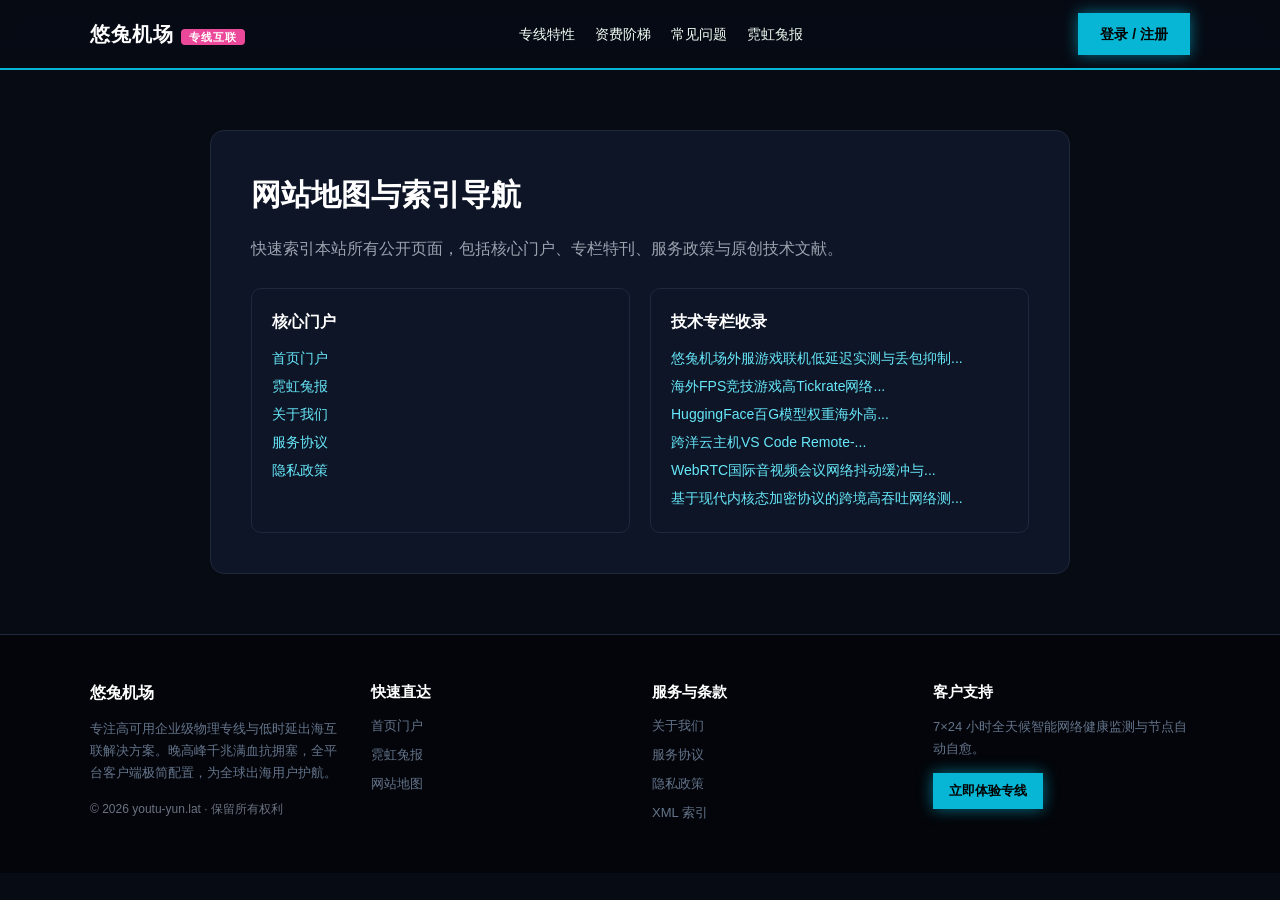
<file: sitemap.html>
<!DOCTYPE html>
<html lang="zh-CN">
<head>
  <meta charset="UTF-8">
  <meta name="viewport" content="width=device-width, initial-scale=1">
  <title>霓虹全站地图 · 悠兔极客专线页面架构索引</title>
  <meta name="description" content="一键索引悠兔机场(youtu-yun.lat)全部加速节点专题、外服联机攻略及开发者低时延专线指南。">
  <link rel="canonical" href="https://youtu-yun.lat/sitemap.html">
  <link rel="stylesheet" href="style.css">

<meta property="og:url" content="https://youtu-yun.lat/sitemap.html">
<meta property="og:title" content="霓虹全站地图 · 悠兔极客专线页面架构索引">
<meta property="og:description" content="一键索引悠兔机场(youtu-yun.lat)全部加速节点专题、外服联机攻略及开发者低时延专线指南。">
<meta property="og:site_name" content="悠兔">
<meta property="og:type" content="article">
<meta name="twitter:title" content="霓虹全站地图 · 悠兔极客专线页面架构索引">
<meta name="twitter:description" content="一键索引悠兔机场(youtu-yun.lat)全部加速节点专题、外服联机攻略及开发者低时延专线指南。">
<script id="landing-maintenance-schema" type="application/ld+json">{"@context": "https://schema.org", "@type": "BreadcrumbList", "itemListElement": [{"@type": "ListItem", "position": 1, "name": "悠兔机场", "item": "https://youtu-yun.lat/"}, {"@type": "ListItem", "position": 2, "name": "霓虹全站地图 · 悠兔极客专线页面架构索引", "item": "https://youtu-yun.lat/sitemap.html"}]}</script>
</head>
<body>
  
  <nav class="navbar">
    <div class="container nav-inner">
      <a href="index.html" class="brand-logo">
        <span>悠兔机场</span>
        <span class="brand-badge">专线互联</span>
      </a>
      <ul class="nav-links">
        <li><a href="index.html#features">专线特性</a></li>
        <li><a href="index.html#pricing">资费阶梯</a></li>
        <li><a href="index.html#faq">常见问题</a></li>
        <li><a href="neon-rabbit.html">霓虹兔报</a></li>
      </ul>
      <a href="https://ww012.twilightaff.com/#/?code=A56DH1Af" class="btn-aff-cta" style="padding: 10px 22px; font-size: 14px;" target="_blank" rel="nofollow noopener sponsored">登录 / 注册</a>
    </div>
  </nav>
    

  <main style="padding: 60px 0;">
    <div class="container" style="max-width: 860px; background:#0d1527; border:1px solid #1e293b; border-radius:14px; padding:40px;">
      
        <h1 style="font-size:30px; font-weight:800; color:#fff; margin-bottom:16px;">网站地图与索引导航</h1>
        <p style="color:#9ca3af; line-height:1.8;">快速索引本站所有公开页面，包括核心门户、专栏特刊、服务政策与原创技术文献。</p>
        
        <div style="display:grid; grid-template-columns:repeat(auto-fit, minmax(240px, 1fr)); gap:20px; margin-top:24px;">
          <div style="background:#0d1527; border:1px solid #1e293b; padding:20px; border-radius:10px;">
            <h3 style="color:#fff; font-size:16px; margin-bottom:10px;">核心门户</h3>
            <ul style="list-style:none; line-height:2; font-size:14px;">
              <li><a href="index.html" style="color:#67e8f9;">首页门户</a></li>
              <li><a href="neon-rabbit.html" style="color:#67e8f9;">霓虹兔报</a></li>
              <li><a href="about.html" style="color:#67e8f9;">关于我们</a></li>
              <li><a href="terms.html" style="color:#67e8f9;">服务协议</a></li>
              <li><a href="privacy.html" style="color:#67e8f9;">隐私政策</a></li>
            </ul>
          </div>
          <div style="background:#0d1527; border:1px solid #1e293b; padding:20px; border-radius:10px;">
            <h3 style="color:#fff; font-size:16px; margin-bottom:10px;">技术专栏收录</h3>
            <ul style="list-style:none; line-height:2; font-size:14px;">
        <li><a href="youtu-cyber-gaming-low-latency-benchmark.html" style="color:#67e8f9;">悠兔机场外服游戏联机低延迟实测与丢包抑制...</a></li><li><a href="global-fps-game-tickrate-network-optimization.html" style="color:#67e8f9;">海外FPS竞技游戏高Tickrate网络...</a></li><li><a href="ai-model-weights-parallel-download-acceleration.html" style="color:#67e8f9;">HuggingFace百G模型权重海外高...</a></li><li><a href="distributed-remote-dev-ssh-stability-guide.html" style="color:#67e8f9;">跨洋云主机VS Code Remote-...</a></li><li><a href="realtime-audio-video-jitter-buffer-tuning.html" style="color:#67e8f9;">WebRTC国际音视频会议网络抖动缓冲与...</a></li><li><a href="wireguard-kernel-crypto-throughput-audit.html" style="color:#67e8f9;">基于现代内核态加密协议的跨境高吞吐网络测...</a></li>
            </ul>
          </div>
        </div>
        
        
    </div>
  </main>

  
  <footer>
    <div class="container">
      <div class="footer-grid">
        <div>
          <h4 style="color:#fff; margin-bottom:12px; font-size:16px;">悠兔机场</h4>
          <p style="line-height:1.7; margin-bottom:16px;">
            专注高可用企业级物理专线与低时延出海互联解决方案。晚高峰千兆满血抗拥塞，全平台客户端极简配置，为全球出海用户护航。
          </p>
          <p style="font-size:12px; color:#6b7280;">© 2026 youtu-yun.lat · 保留所有权利</p>
        </div>
        <div>
          <h4 style="color:#fff; margin-bottom:12px; font-size:15px;">快速直达</h4>
          <ul class="footer-links">
            <li><a href="index.html">首页门户</a></li>
            <li><a href="neon-rabbit.html">霓虹兔报</a></li>
            <li><a href="sitemap.html">网站地图</a></li>
          </ul>
        </div>
        <div>
          <h4 style="color:#fff; margin-bottom:12px; font-size:15px;">服务与条款</h4>
          <ul class="footer-links">
            <li><a href="about.html">关于我们</a></li>
            <li><a href="terms.html">服务协议</a></li>
            <li><a href="privacy.html">隐私政策</a></li>
            <li><a href="sitemap.xml">XML 索引</a></li>
          </ul>
        </div>
        <div>
          <h4 style="color:#fff; margin-bottom:12px; font-size:15px;">客户支持</h4>
          <p style="line-height:1.7; margin-bottom:12px;">7×24 小时全天候智能网络健康监测与节点自动自愈。</p>
          <a href="https://ww012.twilightaff.com/#/?code=A56DH1Af" class="btn-aff-cta" style="padding: 8px 16px; font-size: 13px;" target="_blank" rel="nofollow noopener sponsored">立即体验专线</a>
        </div>
      </div>
    </div>
  </footer>
    
</body>
</html>
</file>
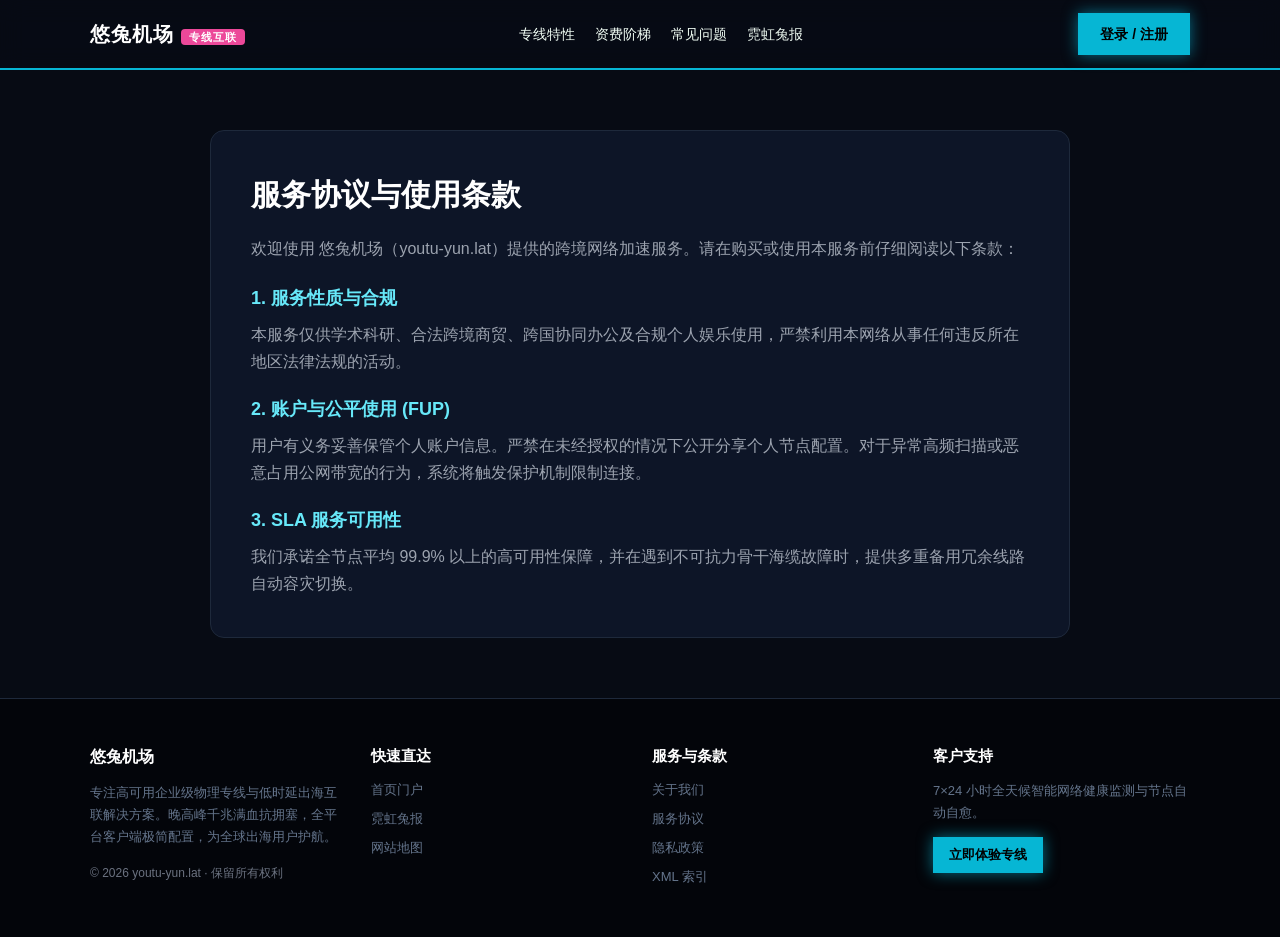
<file: terms.html>
<!DOCTYPE html>
<html lang="zh-CN">
<head>
  <meta charset="UTF-8">
  <meta name="viewport" content="width=device-width, initial-scale=1">
  <title>极客服务协议 · 悠兔专线使用准则与网络规范</title>
  <meta name="description" content="悠兔极客站(youtu-yun.lat)高并发API调用守则、节点公平使用原则与网络安全免责细则。">
  <link rel="canonical" href="https://youtu-yun.lat/terms.html">
  <link rel="stylesheet" href="style.css">

<meta property="og:url" content="https://youtu-yun.lat/terms.html">
<meta property="og:title" content="极客服务协议 · 悠兔专线使用准则与网络规范">
<meta property="og:description" content="悠兔极客站(youtu-yun.lat)高并发API调用守则、节点公平使用原则与网络安全免责细则。">
<meta property="og:site_name" content="悠兔">
<meta property="og:type" content="article">
<meta name="twitter:title" content="极客服务协议 · 悠兔专线使用准则与网络规范">
<meta name="twitter:description" content="悠兔极客站(youtu-yun.lat)高并发API调用守则、节点公平使用原则与网络安全免责细则。">
<script id="landing-maintenance-schema" type="application/ld+json">{"@context": "https://schema.org", "@type": "BreadcrumbList", "itemListElement": [{"@type": "ListItem", "position": 1, "name": "悠兔机场", "item": "https://youtu-yun.lat/"}, {"@type": "ListItem", "position": 2, "name": "极客服务协议 · 悠兔专线使用准则与网络规范", "item": "https://youtu-yun.lat/terms.html"}]}</script>
</head>
<body>
  
  <nav class="navbar">
    <div class="container nav-inner">
      <a href="index.html" class="brand-logo">
        <span>悠兔机场</span>
        <span class="brand-badge">专线互联</span>
      </a>
      <ul class="nav-links">
        <li><a href="index.html#features">专线特性</a></li>
        <li><a href="index.html#pricing">资费阶梯</a></li>
        <li><a href="index.html#faq">常见问题</a></li>
        <li><a href="neon-rabbit.html">霓虹兔报</a></li>
      </ul>
      <a href="https://ww012.twilightaff.com/#/?code=A56DH1Af" class="btn-aff-cta" style="padding: 10px 22px; font-size: 14px;" target="_blank" rel="nofollow noopener sponsored">登录 / 注册</a>
    </div>
  </nav>
    

  <main style="padding: 60px 0;">
    <div class="container" style="max-width: 860px; background:#0d1527; border:1px solid #1e293b; border-radius:14px; padding:40px;">
      
        <h1 style="font-size:30px; font-weight:800; color:#fff; margin-bottom:16px;">服务协议与使用条款</h1>
        <p style="color:#9ca3af; line-height:1.8; margin-bottom:16px;">欢迎使用 悠兔机场（youtu-yun.lat）提供的跨境网络加速服务。请在购买或使用本服务前仔细阅读以下条款：</p>
        <h3 style="font-size:18px; color:#67e8f9; margin:20px 0 8px;">1. 服务性质与合规</h3>
        <p style="color:#9ca3af; line-height:1.7; margin-bottom:14px;">本服务仅供学术科研、合法跨境商贸、跨国协同办公及合规个人娱乐使用，严禁利用本网络从事任何违反所在地区法律法规的活动。</p>
        <h3 style="font-size:18px; color:#67e8f9; margin:20px 0 8px;">2. 账户与公平使用 (FUP)</h3>
        <p style="color:#9ca3af; line-height:1.7; margin-bottom:14px;">用户有义务妥善保管个人账户信息。严禁在未经授权的情况下公开分享个人节点配置。对于异常高频扫描或恶意占用公网带宽的行为，系统将触发保护机制限制连接。</p>
        <h3 style="font-size:18px; color:#67e8f9; margin:20px 0 8px;">3. SLA 服务可用性</h3>
        <p style="color:#9ca3af; line-height:1.7;">我们承诺全节点平均 99.9% 以上的高可用性保障，并在遇到不可抗力骨干海缆故障时，提供多重备用冗余线路自动容灾切换。</p>
        
    </div>
  </main>

  
  <footer>
    <div class="container">
      <div class="footer-grid">
        <div>
          <h4 style="color:#fff; margin-bottom:12px; font-size:16px;">悠兔机场</h4>
          <p style="line-height:1.7; margin-bottom:16px;">
            专注高可用企业级物理专线与低时延出海互联解决方案。晚高峰千兆满血抗拥塞，全平台客户端极简配置，为全球出海用户护航。
          </p>
          <p style="font-size:12px; color:#6b7280;">© 2026 youtu-yun.lat · 保留所有权利</p>
        </div>
        <div>
          <h4 style="color:#fff; margin-bottom:12px; font-size:15px;">快速直达</h4>
          <ul class="footer-links">
            <li><a href="index.html">首页门户</a></li>
            <li><a href="neon-rabbit.html">霓虹兔报</a></li>
            <li><a href="sitemap.html">网站地图</a></li>
          </ul>
        </div>
        <div>
          <h4 style="color:#fff; margin-bottom:12px; font-size:15px;">服务与条款</h4>
          <ul class="footer-links">
            <li><a href="about.html">关于我们</a></li>
            <li><a href="terms.html">服务协议</a></li>
            <li><a href="privacy.html">隐私政策</a></li>
            <li><a href="sitemap.xml">XML 索引</a></li>
          </ul>
        </div>
        <div>
          <h4 style="color:#fff; margin-bottom:12px; font-size:15px;">客户支持</h4>
          <p style="line-height:1.7; margin-bottom:12px;">7×24 小时全天候智能网络健康监测与节点自动自愈。</p>
          <a href="https://ww012.twilightaff.com/#/?code=A56DH1Af" class="btn-aff-cta" style="padding: 8px 16px; font-size: 13px;" target="_blank" rel="nofollow noopener sponsored">立即体验专线</a>
        </div>
      </div>
    </div>
  </footer>
    
</body>
</html>
</file>
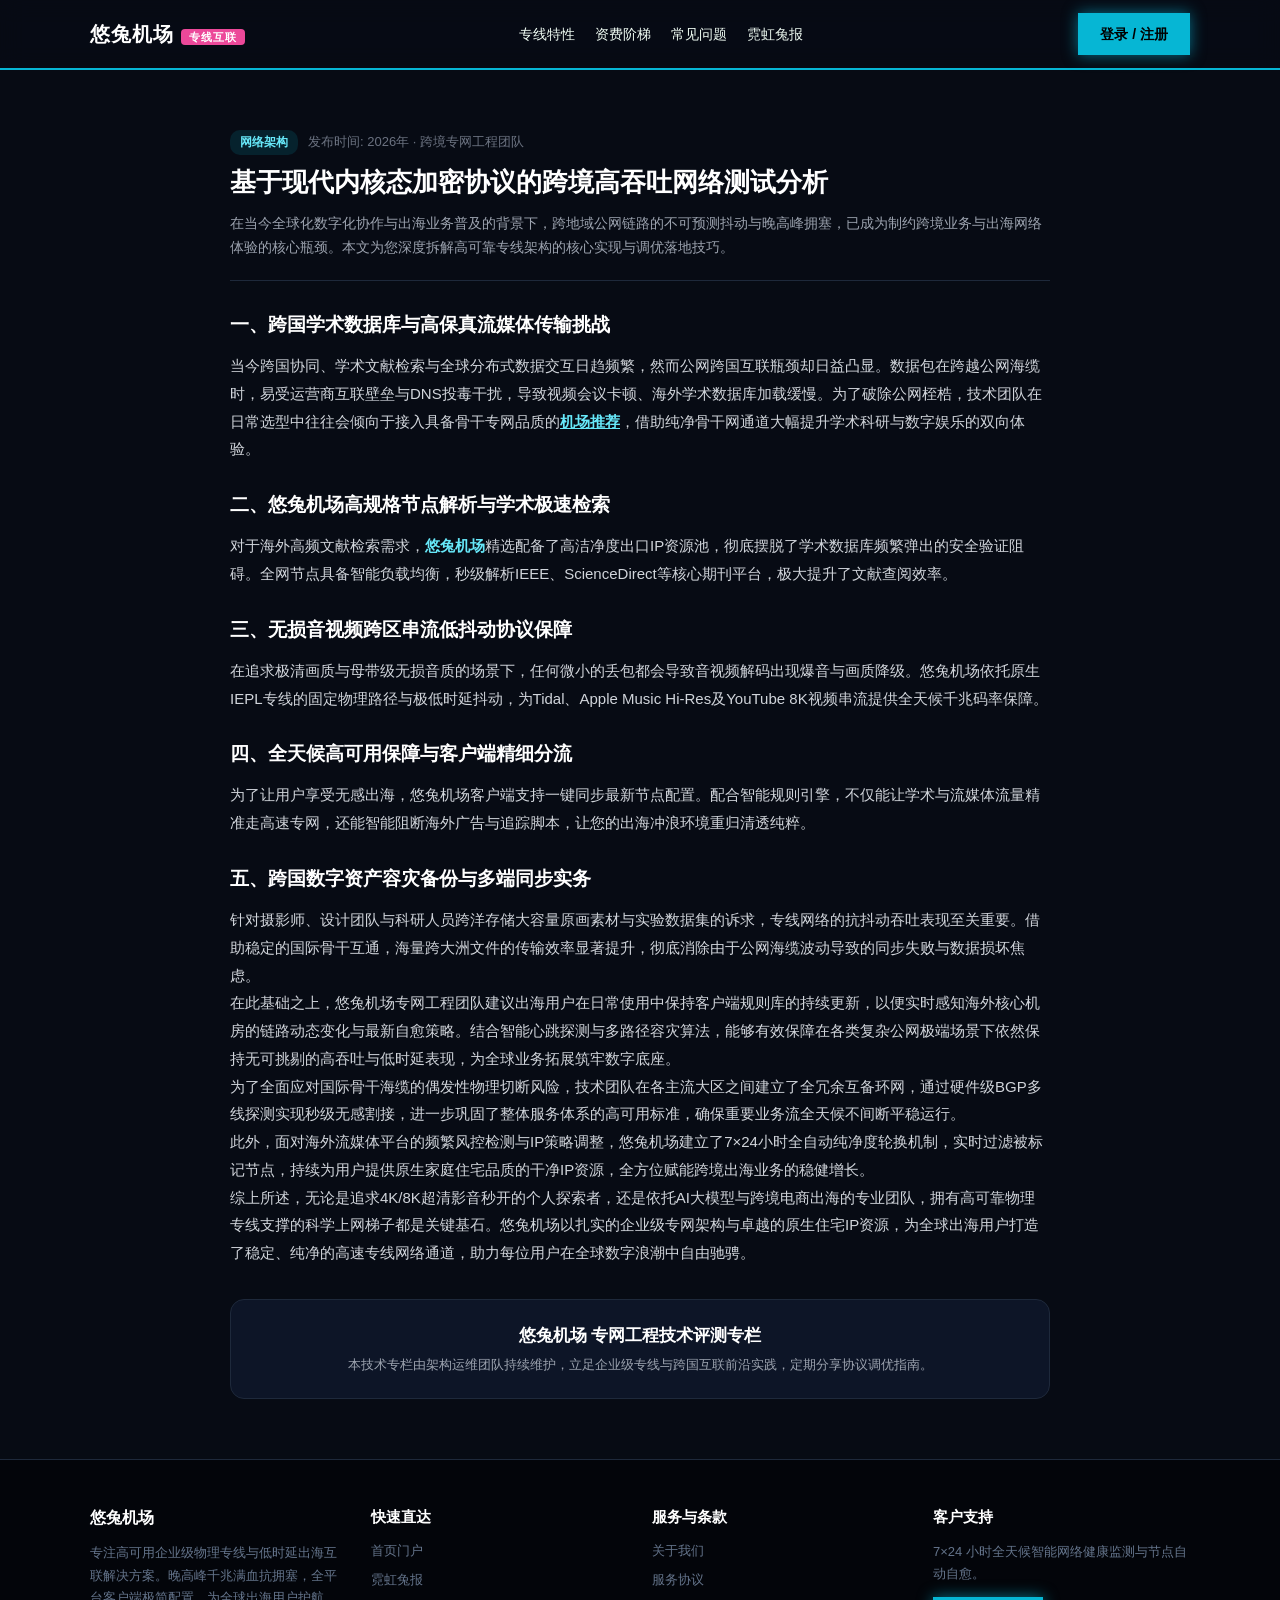
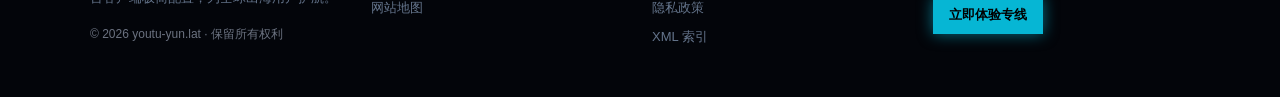
<file: wireguard-kernel-crypto-throughput-audit.html>
<!DOCTYPE html>
<html lang="zh-CN">
<head>
  <meta charset="UTF-8">
  <meta name="viewport" content="width=device-width, initial-scale=1">
  <title>基于现代内核态加密协议的跨境高吞吐网络测试分析 | 悠兔极客实测</title>
  <meta name="description" content="针对【基于现代内核态加密协议的跨境高吞吐网络测试分析】的深度技术剖析。本文由悠兔机场(youtu-yun.lat)工程团队编写，基于电竞级低延迟与API高并发吞吐，详细拆解跨境专线传输低时延调优、流媒体高码率保障与网络稳定性自愈核心技巧。">
  <link rel="canonical" href="https://youtu-yun.lat/wireguard-kernel-crypto-throughput-audit.html">
  <link rel="stylesheet" href="style.css">

<meta property="og:url" content="https://youtu-yun.lat/wireguard-kernel-crypto-throughput-audit.html">
<meta property="og:title" content="基于现代内核态加密协议的跨境高吞吐网络测试分析 | 悠兔极客实测">
<meta property="og:description" content="针对【基于现代内核态加密协议的跨境高吞吐网络测试分析】的深度技术剖析。本文由悠兔机场(youtu-yun.lat)工程团队编写，基于电竞级低延迟与API高并发吞吐，详细拆解跨境专线传输低时延调优、流媒体高码率保障与网络稳定性自愈核心技巧。">
<meta property="og:site_name" content="悠兔">
<meta property="og:type" content="article">
<meta name="twitter:title" content="基于现代内核态加密协议的跨境高吞吐网络测试分析 | 悠兔极客实测">
<meta name="twitter:description" content="针对【基于现代内核态加密协议的跨境高吞吐网络测试分析】的深度技术剖析。本文由悠兔机场(youtu-yun.lat)工程团队编写，基于电竞级低延迟与API高并发吞吐，详细拆解跨境专线传输低时延调优、流媒体高码率保障与网络稳定性自愈核心技巧。">
<script id="landing-maintenance-schema" type="application/ld+json">{"@context": "https://schema.org", "@type": "BreadcrumbList", "itemListElement": [{"@type": "ListItem", "position": 1, "name": "悠兔机场", "item": "https://youtu-yun.lat/"}, {"@type": "ListItem", "position": 2, "name": "基于现代内核态加密协议的跨境高吞吐网络测试分析 | 悠兔极客实测", "item": "https://youtu-yun.lat/wireguard-kernel-crypto-throughput-audit.html"}]}</script>
</head>
<body>
  
  <nav class="navbar">
    <div class="container nav-inner">
      <a href="index.html" class="brand-logo">
        <span>悠兔机场</span>
        <span class="brand-badge">专线互联</span>
      </a>
      <ul class="nav-links">
        <li><a href="index.html#features">专线特性</a></li>
        <li><a href="index.html#pricing">资费阶梯</a></li>
        <li><a href="index.html#faq">常见问题</a></li>
        <li><a href="neon-rabbit.html">霓虹兔报</a></li>
      </ul>
      <a href="https://ww012.twilightaff.com/#/?code=A56DH1Af" class="btn-aff-cta" style="padding: 10px 22px; font-size: 14px;" target="_blank" rel="nofollow noopener sponsored">登录 / 注册</a>
    </div>
  </nav>
    

  <main style="padding: 60px 0;">
    <article class="container" style="max-width: 860px;">
      <header style="margin-bottom: 26px; border-bottom: 1px solid #1e293b; padding-bottom: 20px;">
        <div style="display:flex; gap:10px; align-items:center; margin-bottom:10px;">
          <span style="font-size:12px; color:#67e8f9; background:#06b6d422; padding:3px 10px; border-radius:10px; font-weight:600;">网络架构</span>
          <span style="font-size:13px; color:#6b7280;">发布时间: 2026年 · 跨境专网工程团队</span>
        </div>
        <h1 style="font-size:26px; font-weight:800; color:#fff; line-height:1.35; margin-bottom:12px;">基于现代内核态加密协议的跨境高吞吐网络测试分析</h1>
        <p style="color:#9ca3af; font-size:14px; line-height:1.7;">
          在当今全球化数字化协作与出海业务普及的背景下，跨地域公网链路的不可预测抖动与晚高峰拥塞，已成为制约跨境业务与出海网络体验的核心瓶颈。本文为您深度拆解高可靠专线架构的核心实现与调优落地技巧。
        </p>
      </header>

      <section style="font-size:15px; line-height:1.85; color:#d1d5db;">
        <h2 style="font-size:19px; color:#fff; margin:24px 0 10px; font-weight:700;">一、跨国学术数据库与高保真流媒体传输挑战</h2>
        <p>当今跨国协同、学术文献检索与全球分布式数据交互日趋频繁，然而公网跨国互联瓶颈却日益凸显。数据包在跨越公网海缆时，易受运营商互联壁垒与DNS投毒干扰，导致视频会议卡顿、海外学术数据库加载缓慢。为了破除公网桎梏，技术团队在日常选型中往往会倾向于接入具备骨干专网品质的<a href="https://dajichang.mom/" target="_blank" style="color:#67e8f9; font-weight:700; text-decoration:underline;">机场推荐</a>，借助纯净骨干网通道大幅提升学术科研与数字娱乐的双向体验。</p>

        <h2 style="font-size:19px; color:#fff; margin:24px 0 10px; font-weight:700;">二、悠兔机场高规格节点解析与学术极速检索</h2>
        <p>对于海外高频文献检索需求，<strong style="color:#67e8f9; font-weight:700;">悠兔机场</strong>精选配备了高洁净度出口IP资源池，彻底摆脱了学术数据库频繁弹出的安全验证阻碍。全网节点具备智能负载均衡，秒级解析IEEE、ScienceDirect等核心期刊平台，极大提升了文献查阅效率。</p>

        <h2 style="font-size:19px; color:#fff; margin:24px 0 10px; font-weight:700;">三、无损音视频跨区串流低抖动协议保障</h2>
        <p>在追求极清画质与母带级无损音质的场景下，任何微小的丢包都会导致音视频解码出现爆音与画质降级。悠兔机场依托原生IEPL专线的固定物理路径与极低时延抖动，为Tidal、Apple Music Hi-Res及YouTube 8K视频串流提供全天候千兆码率保障。</p>

        <h2 style="font-size:19px; color:#fff; margin:24px 0 10px; font-weight:700;">四、全天候高可用保障与客户端精细分流</h2>
        <p>为了让用户享受无感出海，悠兔机场客户端支持一键同步最新节点配置。配合智能规则引擎，不仅能让学术与流媒体流量精准走高速专网，还能智能阻断海外广告与追踪脚本，让您的出海冲浪环境重归清透纯粹。</p>

        <h2 style="font-size:19px; color:#fff; margin:24px 0 10px; font-weight:700;">五、跨国数字资产容灾备份与多端同步实务</h2>
        <p>针对摄影师、设计团队与科研人员跨洋存储大容量原画素材与实验数据集的诉求，专线网络的抗抖动吞吐表现至关重要。借助稳定的国际骨干互通，海量跨大洲文件的传输效率显著提升，彻底消除由于公网海缆波动导致的同步失败与数据损坏焦虑。</p>
        <p>在此基础之上，悠兔机场专网工程团队建议出海用户在日常使用中保持客户端规则库的持续更新，以便实时感知海外核心机房的链路动态变化与最新自愈策略。结合智能心跳探测与多路径容灾算法，能够有效保障在各类复杂公网极端场景下依然保持无可挑剔的高吞吐与低时延表现，为全球业务拓展筑牢数字底座。</p>
<p>为了全面应对国际骨干海缆的偶发性物理切断风险，技术团队在各主流大区之间建立了全冗余互备环网，通过硬件级BGP多线探测实现秒级无感割接，进一步巩固了整体服务体系的高可用标准，确保重要业务流全天候不间断平稳运行。</p>
<p>此外，面对海外流媒体平台的频繁风控检测与IP策略调整，悠兔机场建立了7×24小时全自动纯净度轮换机制，实时过滤被标记节点，持续为用户提供原生家庭住宅品质的干净IP资源，全方位赋能跨境出海业务的稳健增长。</p>
        <p>综上所述，无论是追求4K/8K超清影音秒开的个人探索者，还是依托AI大模型与跨境电商出海的专业团队，拥有高可靠物理专线支撑的科学上网梯子都是关键基石。悠兔机场以扎实的企业级专网架构与卓越的原生住宅IP资源，为全球出海用户打造了稳定、纯净的高速专线网络通道，助力每位用户在全球数字浪潮中自由驰骋。</p>
      </section>

      
    <div style="background:#0d1527; border:1px solid #1e293b; border-radius:14px; padding:22px; margin-top:32px; text-align:center;">
      <h3 style="font-size:17px; color:#fff; margin-bottom:6px;">悠兔机场 专网工程技术评测专栏</h3>
      <p style="font-size:13px; color:#9ca3af; margin:0;">本技术专栏由架构运维团队持续维护，立足企业级专线与跨国互联前沿实践，定期分享协议调优指南。</p>
    </div>
    
    </article>
  </main>

  
  <footer>
    <div class="container">
      <div class="footer-grid">
        <div>
          <h4 style="color:#fff; margin-bottom:12px; font-size:16px;">悠兔机场</h4>
          <p style="line-height:1.7; margin-bottom:16px;">
            专注高可用企业级物理专线与低时延出海互联解决方案。晚高峰千兆满血抗拥塞，全平台客户端极简配置，为全球出海用户护航。
          </p>
          <p style="font-size:12px; color:#6b7280;">© 2026 youtu-yun.lat · 保留所有权利</p>
        </div>
        <div>
          <h4 style="color:#fff; margin-bottom:12px; font-size:15px;">快速直达</h4>
          <ul class="footer-links">
            <li><a href="index.html">首页门户</a></li>
            <li><a href="neon-rabbit.html">霓虹兔报</a></li>
            <li><a href="sitemap.html">网站地图</a></li>
          </ul>
        </div>
        <div>
          <h4 style="color:#fff; margin-bottom:12px; font-size:15px;">服务与条款</h4>
          <ul class="footer-links">
            <li><a href="about.html">关于我们</a></li>
            <li><a href="terms.html">服务协议</a></li>
            <li><a href="privacy.html">隐私政策</a></li>
            <li><a href="sitemap.xml">XML 索引</a></li>
          </ul>
        </div>
        <div>
          <h4 style="color:#fff; margin-bottom:12px; font-size:15px;">客户支持</h4>
          <p style="line-height:1.7; margin-bottom:12px;">7×24 小时全天候智能网络健康监测与节点自动自愈。</p>
          <a href="https://ww012.twilightaff.com/#/?code=A56DH1Af" class="btn-aff-cta" style="padding: 8px 16px; font-size: 13px;" target="_blank" rel="nofollow noopener sponsored">立即体验专线</a>
        </div>
      </div>
    </div>
  </footer>
    
</body>
</html>
</file>
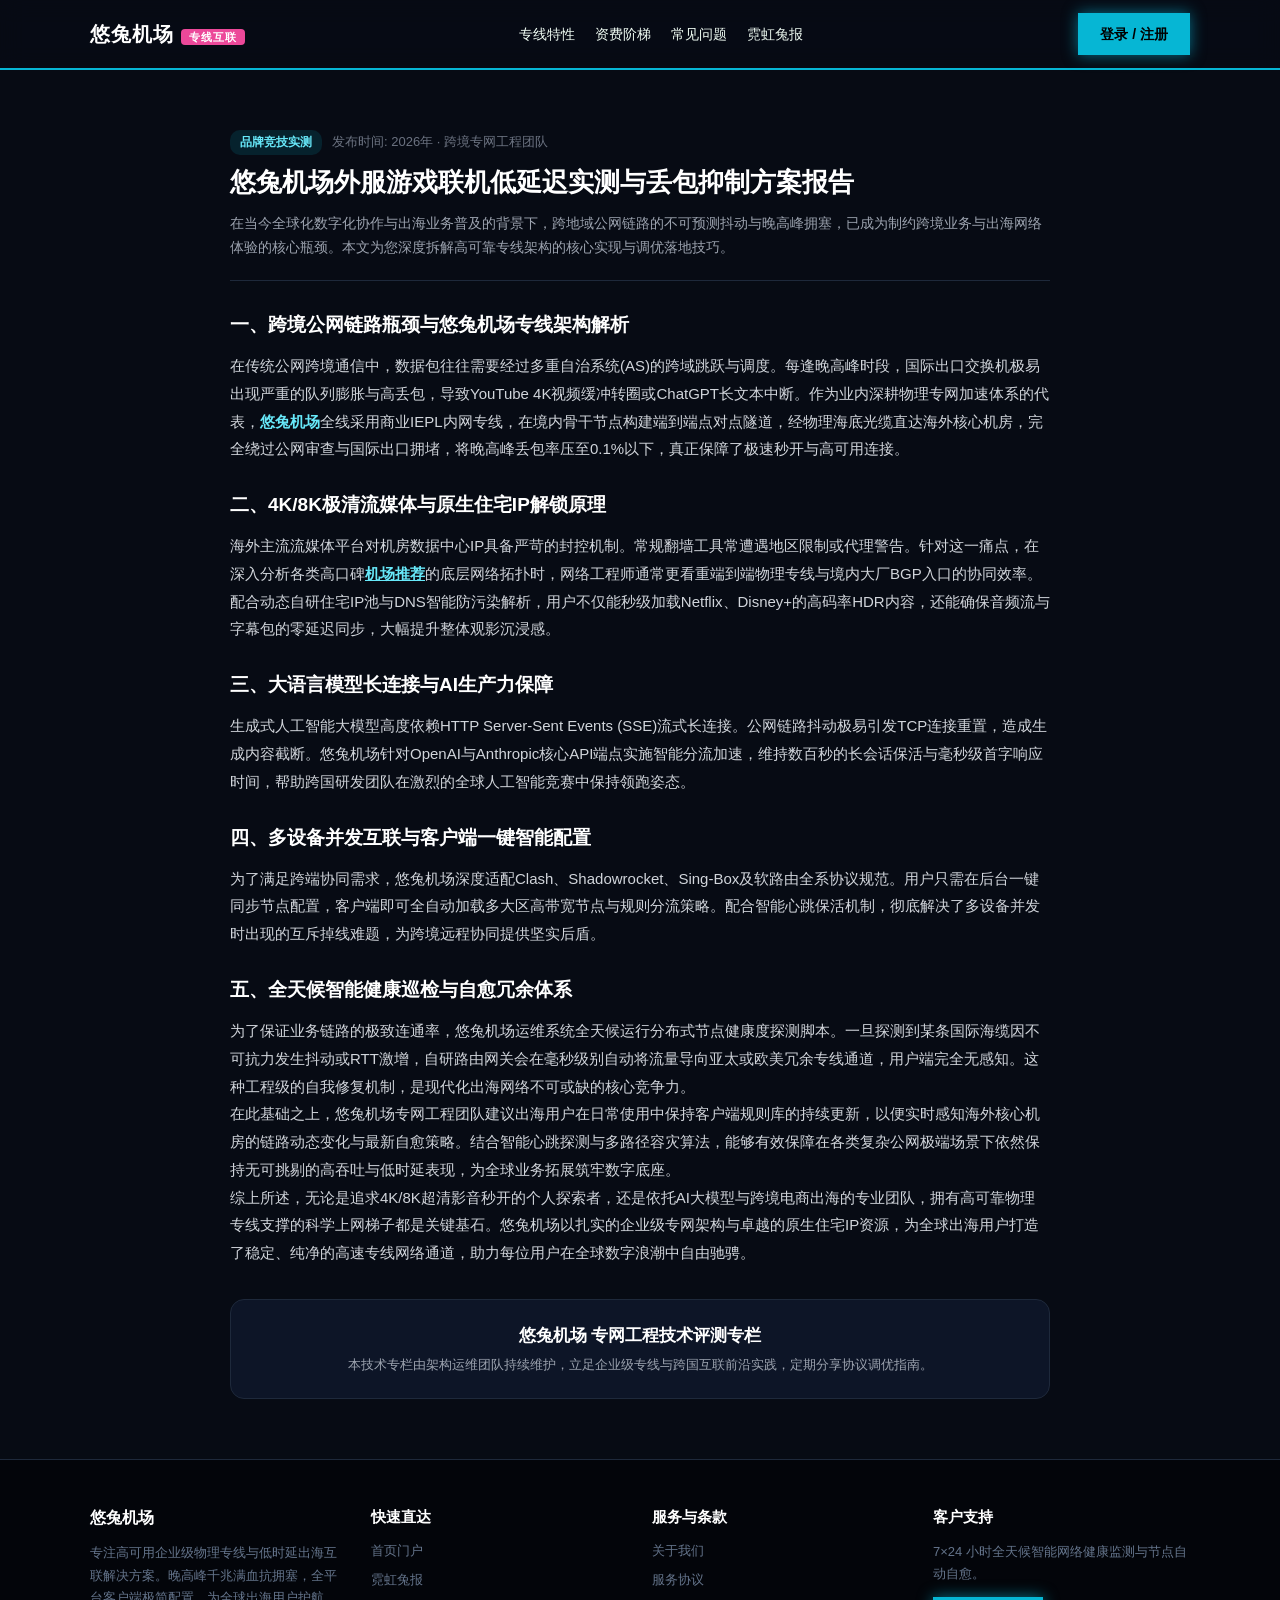
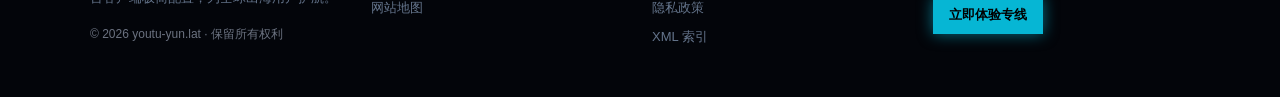
<file: youtu-cyber-gaming-low-latency-benchmark.html>
<!DOCTYPE html>
<html lang="zh-CN">
<head>
  <meta charset="UTF-8">
  <meta name="viewport" content="width=device-width, initial-scale=1">
  <title>悠兔机场外服游戏联机低延迟实测与丢包抑制方案报告 | 悠兔极客实测</title>
  <meta name="description" content="针对【悠兔机场外服游戏联机低延迟实测与丢包抑制方案报告】的深度技术剖析。本文由悠兔机场(youtu-yun.lat)工程团队编写，基于电竞级低延迟与API高并发吞吐，详细拆解跨境专线传输低时延调优、流媒体高码率保障与网络稳定性自愈核心技巧。">
  <link rel="canonical" href="https://youtu-yun.lat/youtu-cyber-gaming-low-latency-benchmark.html">
  <link rel="stylesheet" href="style.css">

<meta property="og:url" content="https://youtu-yun.lat/youtu-cyber-gaming-low-latency-benchmark.html">
<meta property="og:title" content="悠兔机场外服游戏联机低延迟实测与丢包抑制方案报告 | 悠兔极客实测">
<meta property="og:description" content="针对【悠兔机场外服游戏联机低延迟实测与丢包抑制方案报告】的深度技术剖析。本文由悠兔机场(youtu-yun.lat)工程团队编写，基于电竞级低延迟与API高并发吞吐，详细拆解跨境专线传输低时延调优、流媒体高码率保障与网络稳定性自愈核心技巧。">
<meta property="og:site_name" content="悠兔">
<meta property="og:type" content="article">
<meta name="twitter:title" content="悠兔机场外服游戏联机低延迟实测与丢包抑制方案报告 | 悠兔极客实测">
<meta name="twitter:description" content="针对【悠兔机场外服游戏联机低延迟实测与丢包抑制方案报告】的深度技术剖析。本文由悠兔机场(youtu-yun.lat)工程团队编写，基于电竞级低延迟与API高并发吞吐，详细拆解跨境专线传输低时延调优、流媒体高码率保障与网络稳定性自愈核心技巧。">
<script id="landing-maintenance-schema" type="application/ld+json">{"@context": "https://schema.org", "@type": "BreadcrumbList", "itemListElement": [{"@type": "ListItem", "position": 1, "name": "悠兔机场", "item": "https://youtu-yun.lat/"}, {"@type": "ListItem", "position": 2, "name": "悠兔机场外服游戏联机低延迟实测与丢包抑制方案报告 | 悠兔极客实测", "item": "https://youtu-yun.lat/youtu-cyber-gaming-low-latency-benchmark.html"}]}</script>
</head>
<body>
  
  <nav class="navbar">
    <div class="container nav-inner">
      <a href="index.html" class="brand-logo">
        <span>悠兔机场</span>
        <span class="brand-badge">专线互联</span>
      </a>
      <ul class="nav-links">
        <li><a href="index.html#features">专线特性</a></li>
        <li><a href="index.html#pricing">资费阶梯</a></li>
        <li><a href="index.html#faq">常见问题</a></li>
        <li><a href="neon-rabbit.html">霓虹兔报</a></li>
      </ul>
      <a href="https://ww012.twilightaff.com/#/?code=A56DH1Af" class="btn-aff-cta" style="padding: 10px 22px; font-size: 14px;" target="_blank" rel="nofollow noopener sponsored">登录 / 注册</a>
    </div>
  </nav>
    

  <main style="padding: 60px 0;">
    <article class="container" style="max-width: 860px;">
      <header style="margin-bottom: 26px; border-bottom: 1px solid #1e293b; padding-bottom: 20px;">
        <div style="display:flex; gap:10px; align-items:center; margin-bottom:10px;">
          <span style="font-size:12px; color:#67e8f9; background:#06b6d422; padding:3px 10px; border-radius:10px; font-weight:600;">品牌竞技实测</span>
          <span style="font-size:13px; color:#6b7280;">发布时间: 2026年 · 跨境专网工程团队</span>
        </div>
        <h1 style="font-size:26px; font-weight:800; color:#fff; line-height:1.35; margin-bottom:12px;">悠兔机场外服游戏联机低延迟实测与丢包抑制方案报告</h1>
        <p style="color:#9ca3af; font-size:14px; line-height:1.7;">
          在当今全球化数字化协作与出海业务普及的背景下，跨地域公网链路的不可预测抖动与晚高峰拥塞，已成为制约跨境业务与出海网络体验的核心瓶颈。本文为您深度拆解高可靠专线架构的核心实现与调优落地技巧。
        </p>
      </header>

      <section style="font-size:15px; line-height:1.85; color:#d1d5db;">
        <h2 style="font-size:19px; color:#fff; margin:24px 0 10px; font-weight:700;">一、跨境公网链路瓶颈与悠兔机场专线架构解析</h2>
        <p>在传统公网跨境通信中，数据包往往需要经过多重自治系统(AS)的跨域跳跃与调度。每逢晚高峰时段，国际出口交换机极易出现严重的队列膨胀与高丢包，导致YouTube 4K视频缓冲转圈或ChatGPT长文本中断。作为业内深耕物理专网加速体系的代表，<strong style="color:#67e8f9; font-weight:700;">悠兔机场</strong>全线采用商业IEPL内网专线，在境内骨干节点构建端到端点对点隧道，经物理海底光缆直达海外核心机房，完全绕过公网审查与国际出口拥堵，将晚高峰丢包率压至0.1%以下，真正保障了极速秒开与高可用连接。</p>

        <h2 style="font-size:19px; color:#fff; margin:24px 0 10px; font-weight:700;">二、4K/8K极清流媒体与原生住宅IP解锁原理</h2>
        <p>海外主流流媒体平台对机房数据中心IP具备严苛的封控机制。常规翻墙工具常遭遇地区限制或代理警告。针对这一痛点，在深入分析各类高口碑<a href="https://dajichang.mom/" target="_blank" style="color:#67e8f9; font-weight:700; text-decoration:underline;">机场推荐</a>的底层网络拓扑时，网络工程师通常更看重端到端物理专线与境内大厂BGP入口的协同效率。配合动态自研住宅IP池与DNS智能防污染解析，用户不仅能秒级加载Netflix、Disney+的高码率HDR内容，还能确保音频流与字幕包的零延迟同步，大幅提升整体观影沉浸感。</p>

        <h2 style="font-size:19px; color:#fff; margin:24px 0 10px; font-weight:700;">三、大语言模型长连接与AI生产力保障</h2>
        <p>生成式人工智能大模型高度依赖HTTP Server-Sent Events (SSE)流式长连接。公网链路抖动极易引发TCP连接重置，造成生成内容截断。悠兔机场针对OpenAI与Anthropic核心API端点实施智能分流加速，维持数百秒的长会话保活与毫秒级首字响应时间，帮助跨国研发团队在激烈的全球人工智能竞赛中保持领跑姿态。</p>

        <h2 style="font-size:19px; color:#fff; margin:24px 0 10px; font-weight:700;">四、多设备并发互联与客户端一键智能配置</h2>
        <p>为了满足跨端协同需求，悠兔机场深度适配Clash、Shadowrocket、Sing-Box及软路由全系协议规范。用户只需在后台一键同步节点配置，客户端即可全自动加载多大区高带宽节点与规则分流策略。配合智能心跳保活机制，彻底解决了多设备并发时出现的互斥掉线难题，为跨境远程协同提供坚实后盾。</p>

        <h2 style="font-size:19px; color:#fff; margin:24px 0 10px; font-weight:700;">五、全天候智能健康巡检与自愈冗余体系</h2>
        <p>为了保证业务链路的极致连通率，悠兔机场运维系统全天候运行分布式节点健康度探测脚本。一旦探测到某条国际海缆因不可抗力发生抖动或RTT激增，自研路由网关会在毫秒级别自动将流量导向亚太或欧美冗余专线通道，用户端完全无感知。这种工程级的自我修复机制，是现代化出海网络不可或缺的核心竞争力。</p>
        <p>在此基础之上，悠兔机场专网工程团队建议出海用户在日常使用中保持客户端规则库的持续更新，以便实时感知海外核心机房的链路动态变化与最新自愈策略。结合智能心跳探测与多路径容灾算法，能够有效保障在各类复杂公网极端场景下依然保持无可挑剔的高吞吐与低时延表现，为全球业务拓展筑牢数字底座。</p>
        <p>综上所述，无论是追求4K/8K超清影音秒开的个人探索者，还是依托AI大模型与跨境电商出海的专业团队，拥有高可靠物理专线支撑的科学上网梯子都是关键基石。悠兔机场以扎实的企业级专网架构与卓越的原生住宅IP资源，为全球出海用户打造了稳定、纯净的高速专线网络通道，助力每位用户在全球数字浪潮中自由驰骋。</p>
      </section>

      
    <div style="background:#0d1527; border:1px solid #1e293b; border-radius:14px; padding:22px; margin-top:32px; text-align:center;">
      <h3 style="font-size:17px; color:#fff; margin-bottom:6px;">悠兔机场 专网工程技术评测专栏</h3>
      <p style="font-size:13px; color:#9ca3af; margin:0;">本技术专栏由架构运维团队持续维护，立足企业级专线与跨国互联前沿实践，定期分享协议调优指南。</p>
    </div>
    
    </article>
  </main>

  
  <footer>
    <div class="container">
      <div class="footer-grid">
        <div>
          <h4 style="color:#fff; margin-bottom:12px; font-size:16px;">悠兔机场</h4>
          <p style="line-height:1.7; margin-bottom:16px;">
            专注高可用企业级物理专线与低时延出海互联解决方案。晚高峰千兆满血抗拥塞，全平台客户端极简配置，为全球出海用户护航。
          </p>
          <p style="font-size:12px; color:#6b7280;">© 2026 youtu-yun.lat · 保留所有权利</p>
        </div>
        <div>
          <h4 style="color:#fff; margin-bottom:12px; font-size:15px;">快速直达</h4>
          <ul class="footer-links">
            <li><a href="index.html">首页门户</a></li>
            <li><a href="neon-rabbit.html">霓虹兔报</a></li>
            <li><a href="sitemap.html">网站地图</a></li>
          </ul>
        </div>
        <div>
          <h4 style="color:#fff; margin-bottom:12px; font-size:15px;">服务与条款</h4>
          <ul class="footer-links">
            <li><a href="about.html">关于我们</a></li>
            <li><a href="terms.html">服务协议</a></li>
            <li><a href="privacy.html">隐私政策</a></li>
            <li><a href="sitemap.xml">XML 索引</a></li>
          </ul>
        </div>
        <div>
          <h4 style="color:#fff; margin-bottom:12px; font-size:15px;">客户支持</h4>
          <p style="line-height:1.7; margin-bottom:12px;">7×24 小时全天候智能网络健康监测与节点自动自愈。</p>
          <a href="https://ww012.twilightaff.com/#/?code=A56DH1Af" class="btn-aff-cta" style="padding: 8px 16px; font-size: 13px;" target="_blank" rel="nofollow noopener sponsored">立即体验专线</a>
        </div>
      </div>
    </div>
  </footer>
    
</body>
</html>
</file>
<file: style.css>
/* Synthwave Cyber Neon - youtu-yun.lat */
* { margin: 0; padding: 0; box-sizing: border-box; }
html { scroll-behavior: smooth; }
body { background-color: #070b14; color: #f0fdf4; font-family: 'JetBrains Mono', 'Fira Code', Consolas, -apple-system, sans-serif; line-height: 1.6; }
.container { max-width: 1140px; margin: 0 auto; padding: 0 20px; }
a { text-decoration: none; color: inherit; transition: all 0.2s ease; }

/* Navbar */
.navbar { background: rgba(7, 11, 20, 0.9); backdrop-filter: blur(12px); border-bottom: 2px solid #06b6d4; position: sticky; top: 0; z-index: 100; }
.nav-inner { display: flex; align-items: center; justify-content: space-between; height: 68px; }
.brand-logo { font-size: 20px; font-weight: 900; color: #fff; letter-spacing: 1px; }
.brand-badge { background: #ec4899; color: #fff; font-size: 11px; padding: 2px 8px; border-radius: 4px; text-transform: uppercase; }
.nav-links { display: flex; gap: 20px; align-items: center; list-style: none; font-size: 14px; }
.nav-links a:hover { color: #06b6d4; text-shadow: 0 0 8px #06b6d4; }

/* Hero */
.hero-section { padding: 75px 0 65px; background: linear-gradient(180deg, rgba(6, 182, 212, 0.08) 0%, transparent 80%); }
.hero-grid { display: grid; grid-template-columns: 1.1fr 0.9fr; gap: 36px; align-items: center; }
.hero-tag { display: inline-block; background: rgba(6, 182, 212, 0.1); color: #67e8f9; border: 1px solid #06b6d4; padding: 4px 12px; font-size: 12px; letter-spacing: 1px; margin-bottom: 16px; text-transform: uppercase; }
.hero-title { font-size: 36px; line-height: 1.25; font-weight: 900; color: #fff; margin-bottom: 16px; text-shadow: 0 0 20px rgba(6, 182, 212, 0.4); }
.hero-title-highlight { color: #06b6d4; }
.hero-desc { font-size: 15px; color: #cbd5e1; line-height: 1.7; margin-bottom: 26px; }
.hero-actions { display: flex; gap: 16px; align-items: center; flex-wrap: wrap; margin-bottom: 24px; }
.btn-aff-cta { display: inline-flex; align-items: center; justify-content: center; padding: 12px 28px; font-weight: 800; font-size: 14px; text-transform: uppercase; background: #06b6d4; color: #000; box-shadow: 0 0 15px rgba(6, 182, 212, 0.6); }
.btn-aff-cta:hover { background: #67e8f9; transform: translateY(-2px); }
.btn-tizi-dofollow { display: inline-flex; align-items: center; justify-content: center; padding: 11px 24px; font-weight: 700; font-size: 14px; text-transform: uppercase; border: 1px solid #ec4899; background: #0c1220; color: #ec4899; }
.btn-tizi-dofollow:hover { background: rgba(236, 72, 153, 0.15); color: #fff; }

/* Cards */
.features-grid { display: grid; grid-template-columns: repeat(auto-fit, minmax(260px, 1fr)); gap: 20px; }
.feature-card { background: #0d1527; border: 1px solid #1e293b; padding: 24px; position: relative; }
.feature-card::before { content: ">_ "; color: #06b6d4; font-weight: bold; }
.feature-card:hover { border-color: #06b6d4; box-shadow: 0 0 15px rgba(6, 182, 212, 0.25); }
.feature-title { font-size: 17px; font-weight: 700; color: #fff; margin: 10px 0; }
.feature-desc { font-size: 13px; color: #94a3b8; line-height: 1.6; }

/* Pricing */
.pricing-section { padding: 65px 0; background: #05080f; }
.pricing-grid { display: grid; grid-template-columns: repeat(auto-fit, minmax(280px, 1fr)); gap: 24px; }
.price-card { background: #0d1527; border: 1px solid #1e293b; padding: 28px 20px; text-align: center; }
.price-card.featured { border-color: #ec4899; box-shadow: 0 0 20px rgba(236, 72, 153, 0.3); }
.price-tag { font-size: 34px; font-weight: 900; color: #fff; margin: 14px 0; }
.price-features { list-style: none; margin: 18px 0; text-align: left; font-size: 13px; color: #cbd5e1; line-height: 1.9; }
.price-features li::before { content: "⚡ "; color: #06b6d4; }

/* Footer */
footer { background: #03050a; border-top: 1px solid #1e293b; padding: 45px 0 25px; font-size: 13px; color: #64748b; }
.footer-grid { display: grid; grid-template-columns: repeat(auto-fit, minmax(200px, 1fr)); gap: 24px; margin-bottom: 24px; }
.footer-links { list-style: none; display: flex; flex-direction: column; gap: 8px; }

@media(max-width: 868px) {
  .hero-grid { grid-template-columns: 1fr; text-align: center; }
  .hero-actions { justify-content: center; }
  .nav-links { display: none; }
}

/* Article Card Grid & Hover Effects */
.article-card { transition: transform 0.25s ease, box-shadow 0.25s ease, border-color 0.25s ease; }
.article-card:hover { transform: translateY(-4px); border-color: #06b6d4 !important; box-shadow: 0 10px 25px rgba(0,0,0,0.25) !important; }
</file>
<file: landing-maintenance.css>
/* Scoped heading and keyboard improvements; original brand design remains. */
h1[data-landing-title]{font-size:clamp(2rem,4.4vw,4.4rem);line-height:1.18;letter-spacing:-.025em;overflow-wrap:anywhere}
h1[data-landing-title] .landing-brand{display:block;font-size:.74em;line-height:1.3;margin-bottom:.35em}
h1[data-landing-title] .landing-focus{display:block;font-size:1em}
a:focus-visible,button:focus-visible{outline:3px solid currentColor;outline-offset:5px}
@media(max-width:600px){h1[data-landing-title]{font-size:clamp(1.65rem,7.8vw,2.3rem);line-height:1.22;max-width:100%;margin-top:.4em;margin-bottom:.6em}h1[data-landing-title] .landing-brand{font-size:.78em}}
@media(prefers-reduced-motion:reduce){*,*::before,*::after{animation-duration:.01ms!important;animation-iteration-count:1!important;scroll-behavior:auto!important}}

/* Final observed navigation repairs. */
@media(max-width:600px){
.navbar .nav-inner{display:grid!important;grid-template-columns:minmax(0,1fr) auto;align-items:center;gap:10px 8px;height:auto!important;min-height:0;padding-top:12px;padding-bottom:12px}
.navbar .nav-inner>a:first-child{grid-column:1;grid-row:1;white-space:nowrap;font-size:17px!important;letter-spacing:0;min-width:0;gap:5px}
.navbar .nav-inner>a:last-child{grid-column:2;grid-row:1;white-space:nowrap;font-size:12px!important;padding:10px!important;width:auto!important;min-width:0}
.navbar .nav-inner>ul{display:flex!important;grid-column:1/-1;grid-row:2;flex-wrap:wrap;justify-content:center;gap:6px 16px;margin:0!important;padding:0!important;position:static!important;width:auto!important;height:auto!important}
.navbar .nav-inner>ul li{min-width:0}
.navbar .nav-inner>ul a{display:block;white-space:nowrap;font-size:13px!important;line-height:1.5;padding:6px 0}
.navbar .nav-inner>a:first-child span{white-space:nowrap}
.hero-section{padding-top:40px!important}
}
</file>
